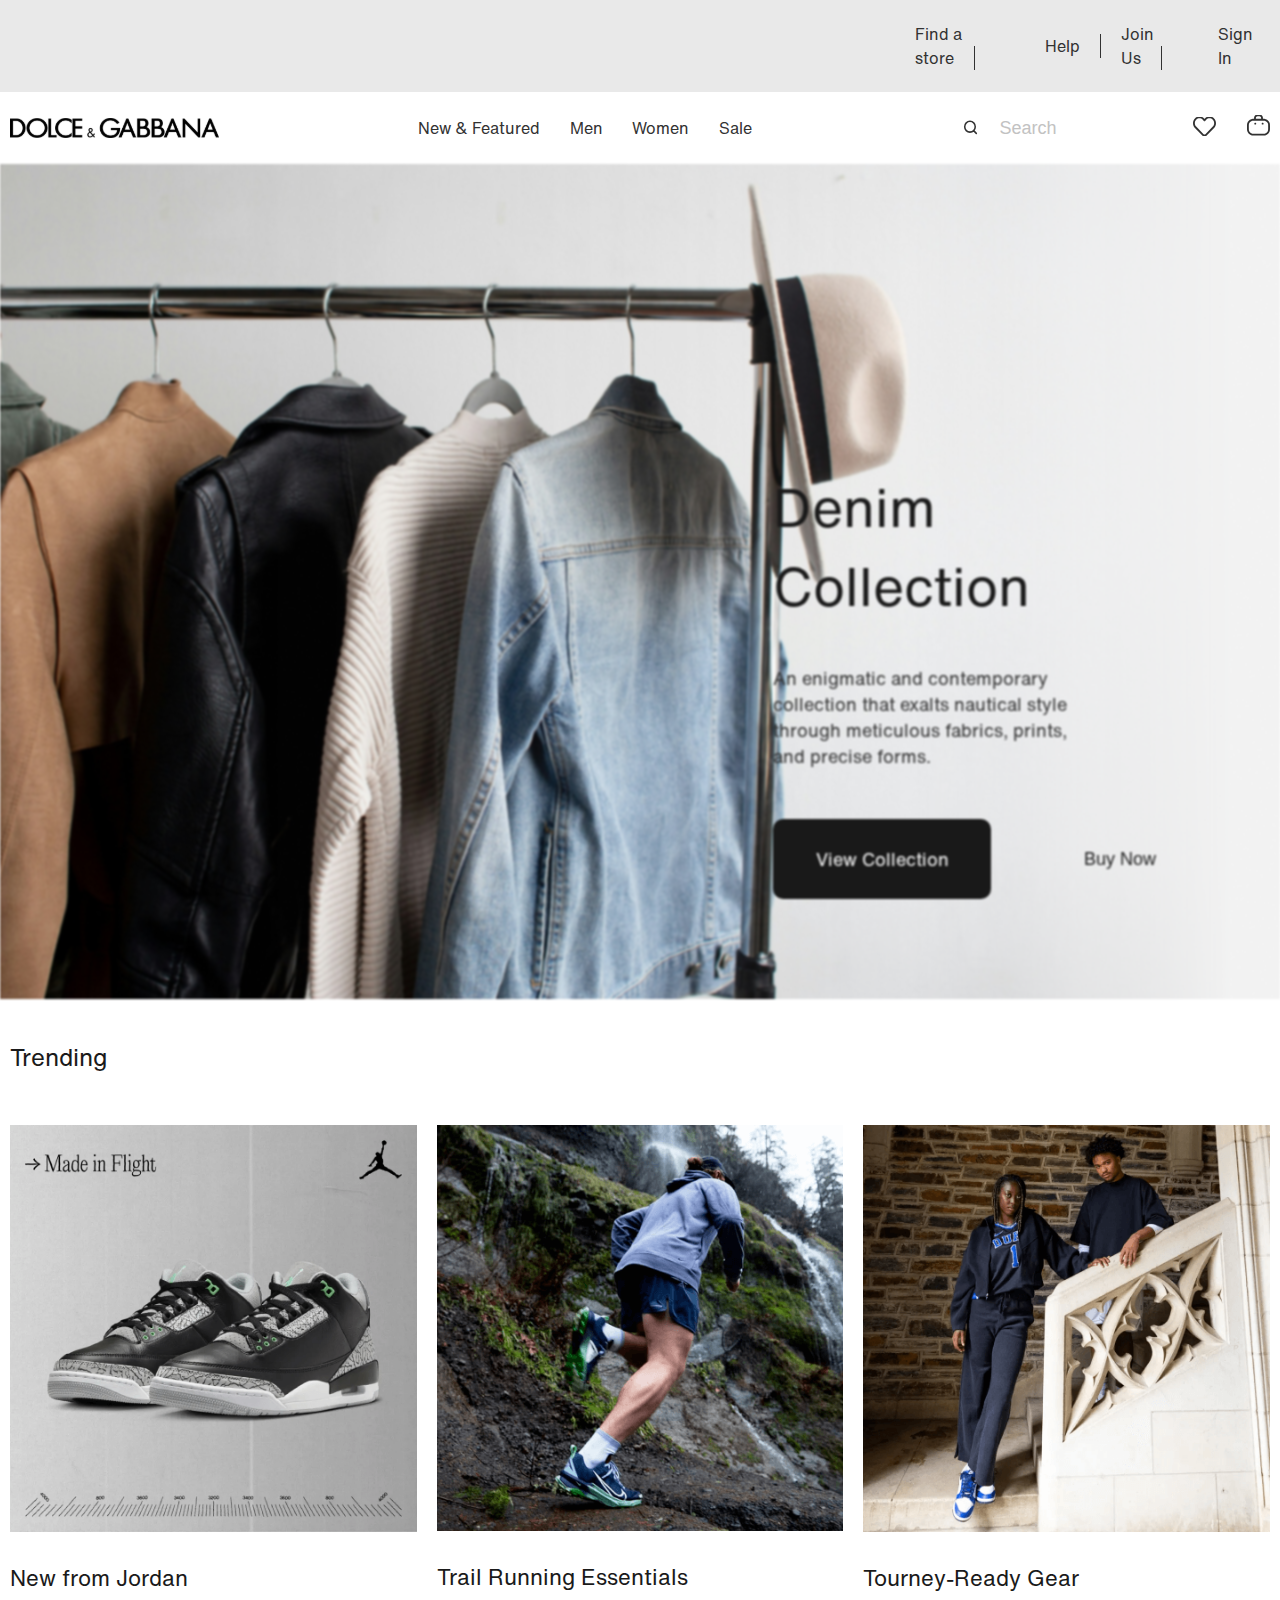
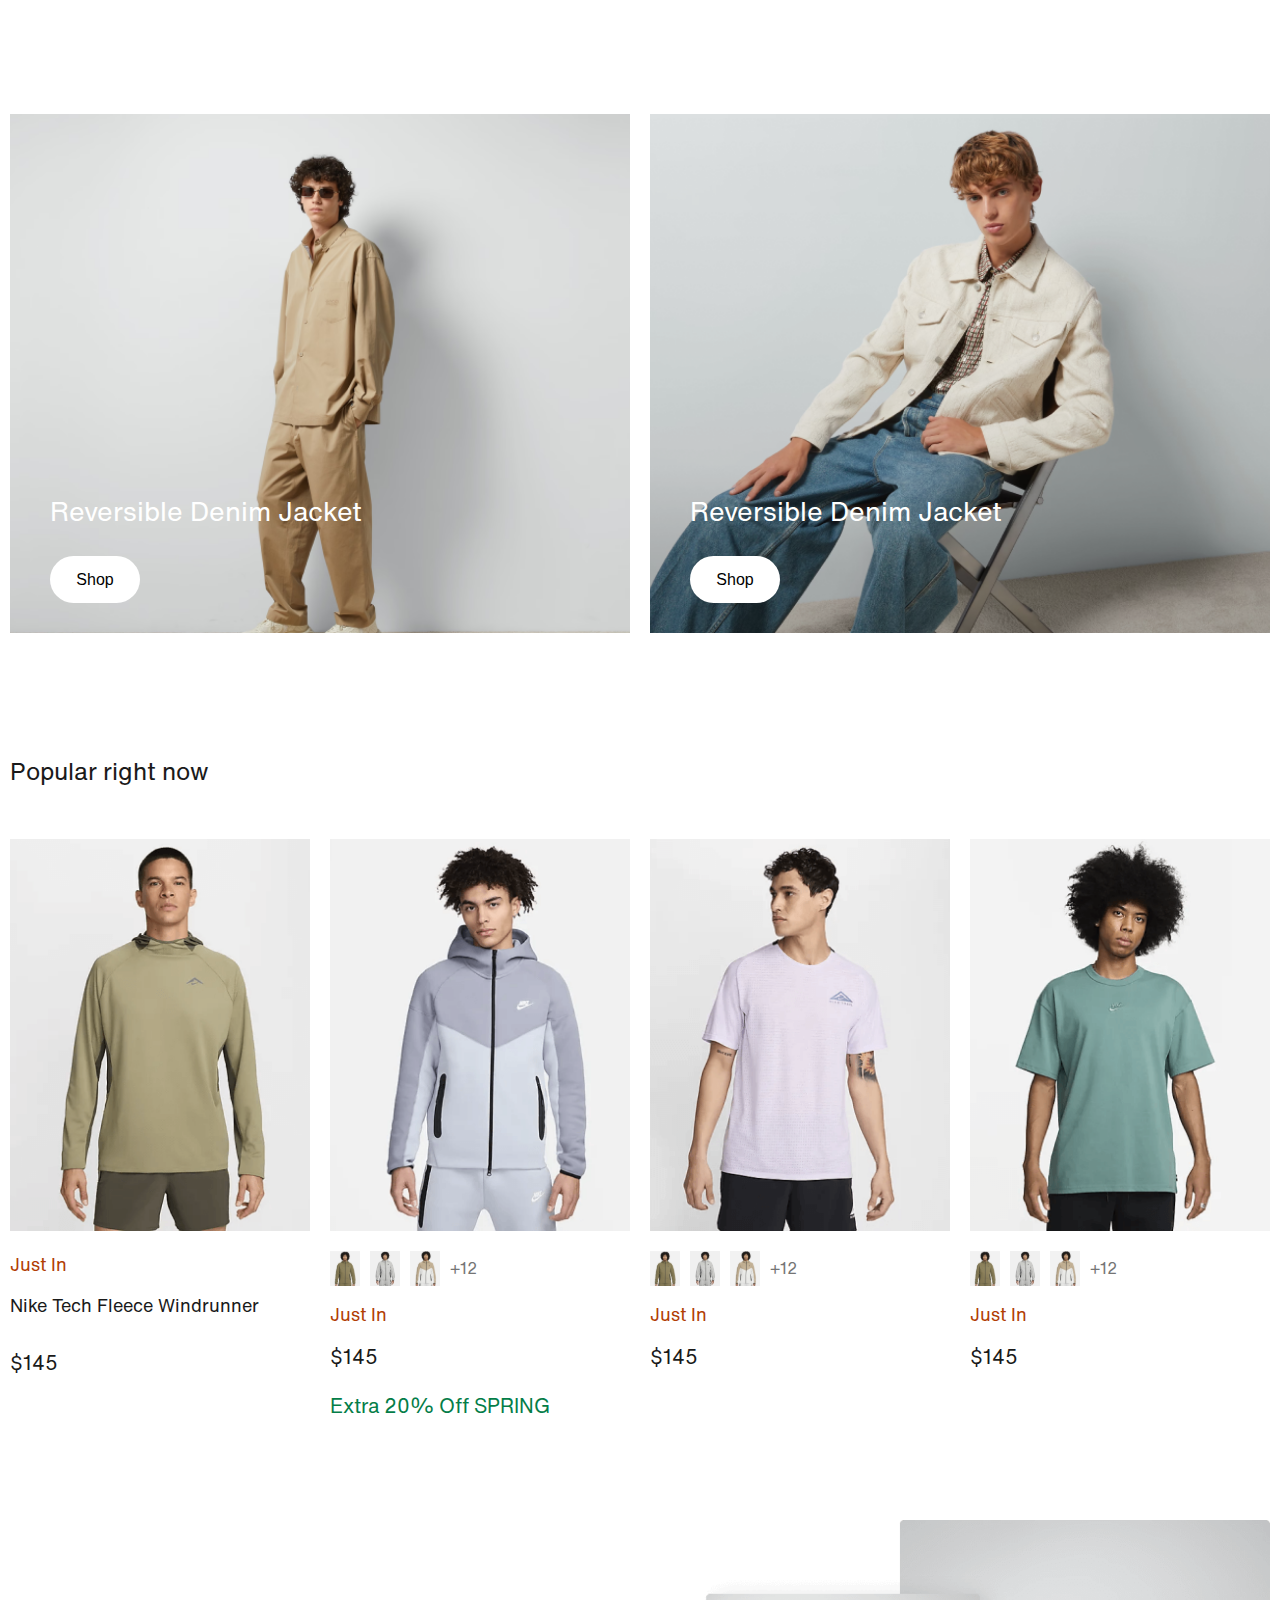
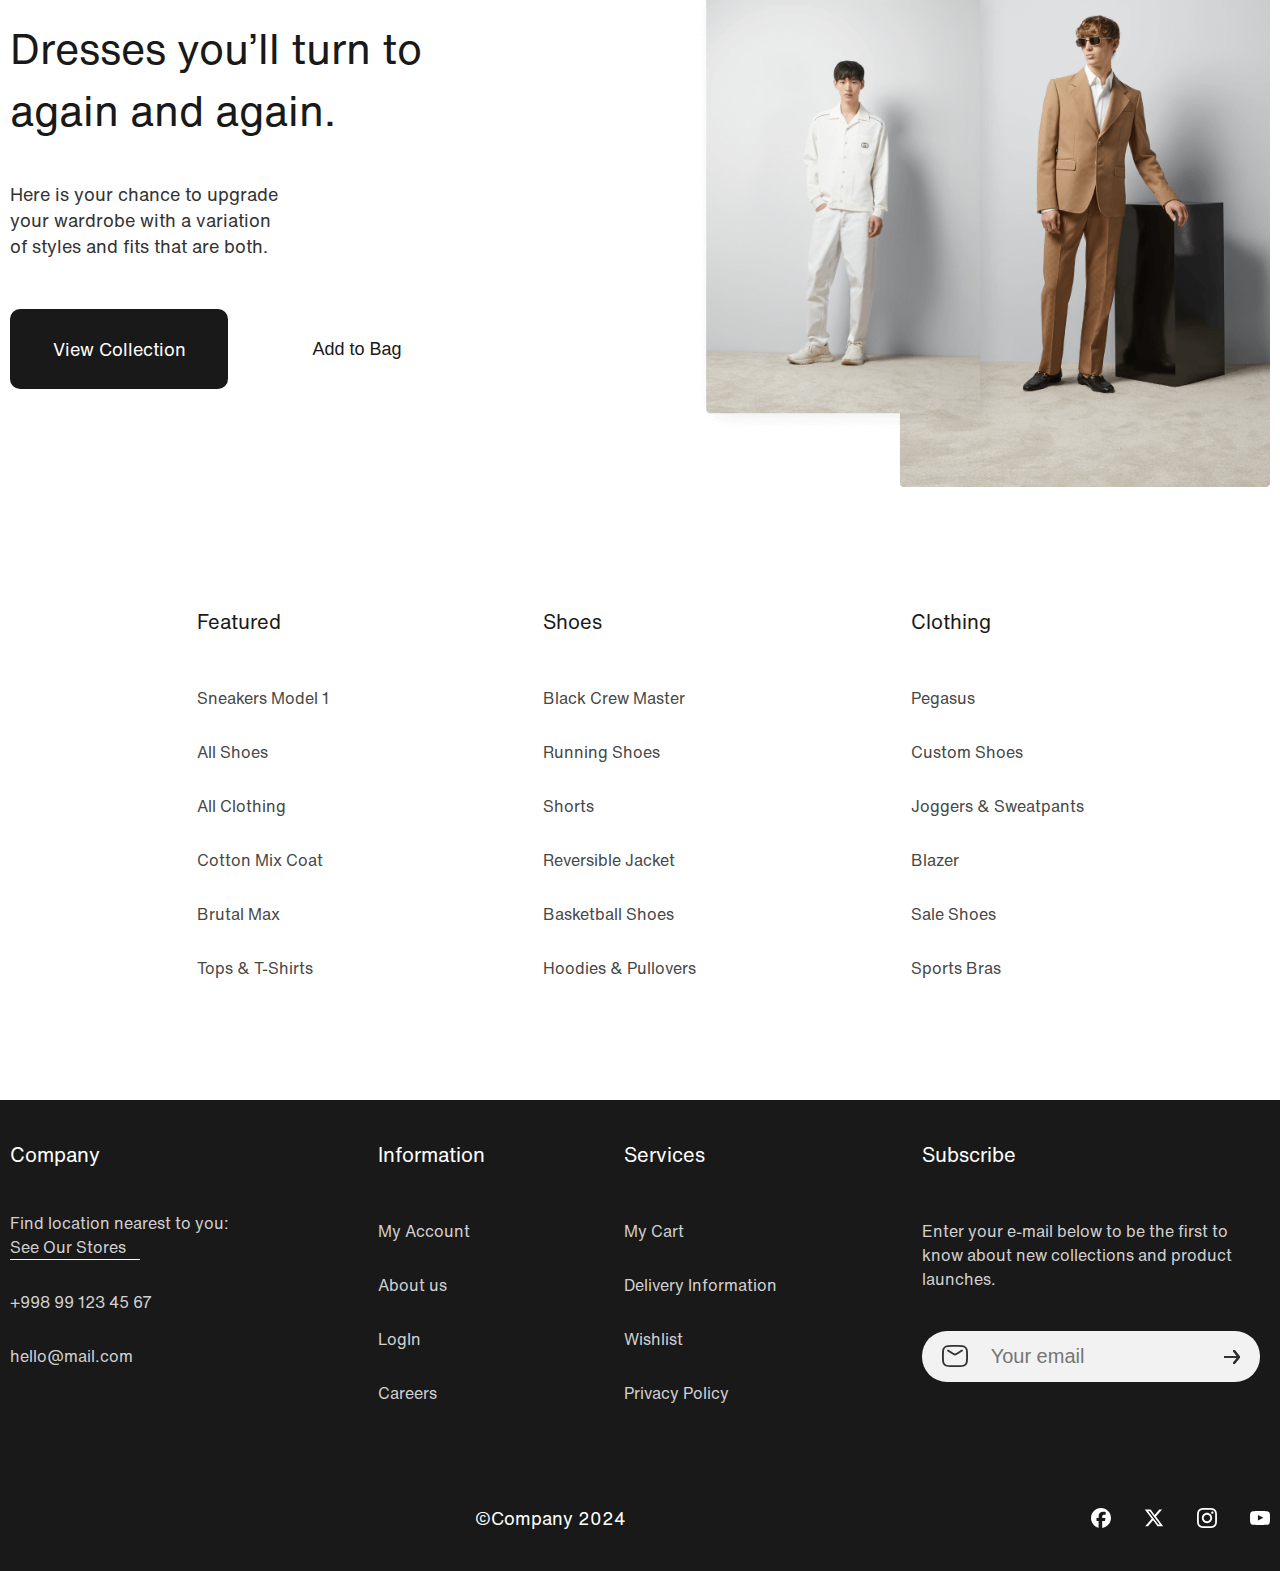
<file: index.html>
<!DOCTYPE html>
<html lang="en">

<head>
    <meta charset="UTF-8" />
    <meta name="viewport" content="width=device-width, initial-scale=1.0" />
    <!-- public css link -->
    <link rel="stylesheet" href="./css/main.css" />
    <!-- animated css link -->
    <link rel="stylesheet" href="https://cdn.jsdelivr.net/npm/swiper@11/swiper-bundle.min.css" />
    <link rel="stylesheet" href="https://cdnjs.cloudflare.com/ajax/libs/wow/1.1.2/wow.min.js">
    <link rel="stylesheet" href="https://cdnjs.cloudflare.com/ajax/libs/animate.css/4.1.1/animate.min.css" />
    <!-- swiper css link -->
    <link rel="stylesheet" href="https://cdn.jsdelivr.net/npm/swiper@11/swiper-bundle.min.css" />
    <title>Home</title>
</head>
<body>
    <!-- header start -->
    <header class="header">
        <div data-wow-duration="2s" class="wow animate__animated animate__backInDown header__animate">
            <div class="header__top__bc">
                <div class="header__top">
                    <ul class="header__top__nav__list">
                        <li class="header__top__nav__item">
                            <a href="./store.html" class="header__top__nav__link border__left-1">Find a store</a>
                        </li>
                        <li class="header__top__nav__item">
                            <a href="#" class="header__top__nav__link border__left-1">Help</a>
                        </li>
                        <li class="header__top__nav__item">
                            <a href="#" class="header__top__nav__link border__left-1">Join Us</a>
                        </li>
                        <li class="header__top__nav__item">
                            <a href="#" class="header__top__nav__link">Sign In</a>
                        </li>
                    </ul>
                </div>
            </div>
            <div class="header__container">
                <a href="#" class="header__logo__link"><img src="./img/header/header__logo.svg" alt=""
                        class="header__logo" /></a>
                <ul class="header__nav__list">
                    <li class="header_nav__item">
                        <a href="./index.html" class="header__nav__link header__nav__link_121px"><span
                                class="header__nav__link__line"></span> New & Featured</a>
                    </li>
                    <li class="header_nav__item">
                        <a href="#" class="header__nav__link header__nav__link_32px"><span
                                class="header__nav__link__line"></span> Men</a>
                    </li>
                    <li class="header_nav__item">
                        <a href="#" class="header__nav__link header__nav__link_57px"><span
                                class="header__nav__link__line"></span> Women</a>
                    </li>
                    <li class="header_nav__item">
                        <a href="./store.html" class="header__nav__link header__nav__link_34px"><span
                                class="header__nav__link__line"></span> Sale</a>
                    </li>
                </ul>
                <div class="header__right">
                    <div class="search__box">
                        <button class="search__btn">
                            <img src="./img/header/search.svg" alt="" class="search__img" />
                        </button>
                        <input type="text" class="header__search__inp" placeholder="Search" />
                    </div>
                    <div class="header__right__btn__box">
                        <button class="heart__btn">
                            <img src="./img/header/heart.svg" alt="" class="heart__img" />
                        </button>
                        <a href="./shop.html" class="shopping__btn">
                            <img src="./img/header/shop.svg" alt="" class="shopping__img" />
                        </a>
                        <button class="header__hamburger__btn">
                            <svg width="26px" height="26px" viewBox="0 0 18 12" fill="none"
                                xmlns="http://www.w3.org/2000/svg">
                                <path d="M17 1L1 1" stroke="#1C274C" stroke-width="1.5" stroke-linecap="round" />
                                <path d="M17 6L1 6" stroke="#1C274C" stroke-width="1.5" stroke-linecap="round" />
                                <path d="M17 11L1 11" stroke="#1C274C" stroke-width="1.5" stroke-linecap="round" />
                            </svg>
                        </button>
                    </div>
                </div>
            </div>
        </div>
        <div class="header__hamburger__menu">
            <div class="hamburger__menu__container">
                <div class="header__hamburger__menu__top">
                    <a href="#" class="header__logo__link"><img src="./img/header/header__logo.svg" alt=""
                            class="header__logo__res" /></a>
                    <button class="hamburger__menu__close__btn">
                        <svg xmlns="http://www.w3.org/2000/svg" fill="none" viewBox="0 0 24 24" stroke-width="1.5"
                            stroke="currentColor" class="w-6 h-6">
                            <path stroke-linecap="round" stroke-linejoin="round" d="M6 18 18 6M6 6l12 12" />
                        </svg>

                    </button>
                </div>
                <ul class="header__hamburger__menu__list">
                    <li><a href="./index.html" class="header__hamburger__menu__link ham__w-136"><span
                                class="header__hamburger__menu__link_line"></span> New & Featured</a></li>
                    <li><a href="#" class="header__hamburger__menu__link ham__w-36"><span
                                class="header__hamburger__menu__link_line"></span> Men</a></li>
                    <li><a href="#" class="header__hamburger__menu__link ham__w-63"><span
                                class="header__hamburger__menu__link_line"></span> Women</a></li>
                    <li><a href="./shop.html" class="header__hamburger__menu__link ham__w-37"><span
                                class="header__hamburger__menu__link_line"></span> Sale</a></li>
                    <li><a href="./store.html" class="header__hamburger__menu__link ham__w-100"><span
                                class="header__hamburger__menu__link_line"></span> Find a store</a></li>
                    <li><a href="#" class="header__hamburger__menu__link ham__w-38"><span
                                class="header__hamburger__menu__link_line"></span> Help</a></li>
                    <li><a href="#" class="header__hamburger__menu__link ham__w-62"><span
                                class="header__hamburger__menu__link_line"></span> Join Us</a></li>
                    <li><a href="#" class="header__hamburger__menu__link ham__w-58"><span
                                class="header__hamburger__menu__link_line"></span> Sign In</a></li>
                </ul>
            </div>
        </div>
    </header>
    <!-- header end -->
    <!-- hero start -->
    <section data-wow-duration="2s" data-wow-duration="2s" class="hero wow animate__animated animate__backInUp">
        <div class="hero__container">
            <div class="hero__swiper swiper mySwiper">
                <div class="swiper-wrapper hero__wrapper">
                    <div class="swiper-slide">
                        <div class="hero__text__box hero__hidden">
                            <h1 class="hero__title">Denim Collection</h1>
                            <p class="hero__text">
                                An enigmatic and contemporary collection that exalts nautical style
                                through meticulous fabrics, prints, and precise forms.
                            </p>
                            <div class="hero__bottom">
                                <a href="#" class="hero__view_link">View Collection</a>
                                <button class="hero__buy_btn">
                                    <span class="line_1"></span>
                                    <span class="line_2"></span>
                                    <span class="line_3"></span>
                                    <span class="line_4"></span>
                                    Buy Now</button>
                            </div>
                        </div>
                    </div>
                    <div class="swiper-slide">
                        <div class="hero__text__box hero__hidden">
                            <h1 class="hero__title">Denim Collection</h1>
                            <p class="hero__text">
                                An enigmatic and contemporary collection that exalts nautical style
                                through meticulous fabrics, prints, and precise forms.
                            </p>
                            <div class="hero__bottom">
                                <a href="#" class="hero__view_link">View Collection</a>
                                <button class="hero__buy_btn">
                                    <span class="line_1"></span>
                                    <span class="line_2"></span>
                                    <span class="line_3"></span>
                                    <span class="line_4"></span>
                                    Buy Now</button>
                            </div>
                        </div>
                    </div>
                    <div class="swiper-slide">
                        <div class="hero__text__box hero__hidden">
                            <h1 class="hero__title">Denim Collection</h1>
                            <p class="hero__text">
                                An enigmatic and contemporary collection that exalts nautical style
                                through meticulous fabrics, prints, and precise forms.
                            </p>
                            <div class="hero__bottom">
                                <a href="#" class="hero__view_link">View Collection</a>
                                <button class="hero__buy_btn">
                                    <span class="line_1"></span>
                                    <span class="line_2"></span>
                                    <span class="line_3"></span>
                                    <span class="line_4"></span>
                                    Buy Now</button>
                            </div>
                        </div>
                    </div>
                </div>
                <div class="swiper-pagination hero__swiper__pagination"></div>
            </div>
            <div id="hero__text__box__responsive" class="hero__text__box hero__hidden">
                <h1 class="hero__title">Denim Collection</h1>
                <p class="hero__text">
                    An enigmatic and contemporary collection that exalts nautical style
                    through meticulous fabrics, prints, and precise forms.
                </p>
                <div class="hero__bottom">
                    <a href="#" class="hero__view_link">View Collection</a>
                    <button class="hero__buy_btn">
                        <span class="line_1"></span>
                        <span class="line_2"></span>
                        <span class="line_3"></span>
                        <span class="line_4"></span>
                        Buy Now</button>
                </div>
            </div>
        </div>
    </section>
    <!-- hero end -->
    <!-- trending start -->
    <section class="trending">
        <div data-wow-duration="2s" class="trending__container">
            <h2 class="trending__title">Trending</h2>
            <div class="trending__card__box">
                <div data-wow-duration="2s" class="trending_card wow animate__animated animate__slideInLeft">
                    <div class="trending__img__box">
                        <img src="./img/trending/trending-1.png" alt="" class="trending__img" />
                    </div>
                    <h3 class="trending__card__title">New from Jordan</h3>
                </div>
                <div data-wow-duration="2s" class="trending_card wow animate__animated animate__zoomIn">
                    <div class="trending__img__box">
                        <img src="./img/trending/trending-2.png" alt="" class="trending__img" />
                    </div>
                    <h3 class="trending__card__title">Trail Running Essentials</h3>
                </div>
                <div data-wow-duration="2s" class="trending_card wow animate__animated animate__slideInRight">
                    <div class="trending__img__box">
                        <img src="./img/trending/trending-3.png" alt="" class="trending__img" />
                    </div>
                    <h3 class="trending__card__title">Tourney-Ready Gear</h3>
                </div>
            </div>
            <div class="trending__bottom ">
                <div data-wow-duration="2s"
                    class="ternding__bottom__card wow animate__animated animate__slideInLeft trending__bottom__card__box">
                    <div class="trending__card__bg"></div>
                    <h4 class="trending__bottom__title">Reversible Denim Jacket</h4>
                    <button class="trending__bottom__shop__btn">Shop</button>
                </div>
                <div data-wow-duration="2s"
                    class="ternding__bottom__card wow animate__animated animate__slideInRight trending__bottom__card__box">
                    <div class="trending__card__bg_2"></div>
                    <h4 class="trending__bottom__title">Reversible Denim Jacket</h4>
                    <button class="trending__bottom__shop__btn">Shop</button>
                </div>
            </div>
        </div>
    </section>
    <!-- trending end -->
    <!-- popular start -->
    <section class="popular">
        <div class="popular__container">
            <h1 data-wow-duration="2s" class="popular__title wow animate__animated animate__jello">Popular right
                now</h1>
            <div class="popular__card__box">
                <div data-wow-duration="2s" class="popular__card wow animate__animated animate__jackInTheBox">
                    <div class="popular__img__box">
                        <img src="./img/popular/big-imgs/big-1.png" alt="" class="popular__img" />
                    </div>
                    <h2 class="popular_card__heading">Just In</h2>
                    <h3 class="popular__card__title">Nike Tech Fleece Windrunner</h3>
                    <p class="popular__card__text">$145</p>
                </div>
                <div data-wow-duration="2s" class="popular__card wow animate__animated animate__jackInTheBox">
                    <div class="popular__img__box">
                        <img src="./img/popular/big-imgs/big-2.png" alt="" class="popular__img" />
                    </div>
                    <div class="popular__card__mini__imgs popular__mini__img__md__hidden">
                        <img id="mini-1" src="./img/popular/mini-imgs/mini-1.svg" alt="" class="popular__mini__img" />
                        <img id="mini-2" src="./img/popular/mini-imgs/mini-2.svg" alt="" class="popular__mini__img" />
                        <img id="mini-3" src="./img/popular/mini-imgs/mini-3.svg" alt="" class="popular__mini__img" />
                        <span class="popular__card__mini__img__text">+12</span>
                    </div>
                    <h2 class="popular_card__heading">Just In</h2>
                    <h3 class="popular__card__title popular__title__md__hidden">
                        Nike Tech Fleece Windrunner
                    </h3>
                    <p class="popular__card__text" style="margin-bottom: 20px">$145</p>
                    <a href="#" class="popular__card__link">
                        <p class="popular__card__discount">Extra 20% Off SPRING</p>
                    </a>
                </div>
                <div data-wow-duration="2s" class="popular__card wow animate__animated animate__jackInTheBox">
                    <div class="popular__img__box">
                        <img src="./img/popular/big-imgs/big-3.png" alt="" class="popular__img" />
                    </div>
                    <div class="popular__card__mini__imgs popular__mini__img__md__hidden">
                        <img id="mini-1" src="./img/popular/mini-imgs/mini-1.svg" alt="" class="popular__mini__img" />
                        <img id="mini-2" src="./img/popular/mini-imgs/mini-2.svg" alt="" class="popular__mini__img" />
                        <img id="mini-3" src="./img/popular/mini-imgs/mini-3.svg" alt="" class="popular__mini__img" />
                        <span class="popular__card__mini__img__text">+12</span>
                    </div>
                    <h2 class="popular_card__heading">Just In</h2>
                    <h3 class="popular__card__title popular__title__md__hidden">
                        Nike Tech Fleece Windrunner
                    </h3>
                    <p class="popular__card__text">$145</p>
                </div>
                <div data-wow-duration="2s" class="popular__card wow animate__animated animate__jackInTheBox">
                    <div class="popular__img__box">
                        <img src="./img/popular/big-imgs/big-4.png" alt="" class="popular__img" />
                    </div>
                    <div class="popular__card__mini__imgs popular__mini__img__md__hidden">
                        <img id="mini-1" src="./img/popular/mini-imgs/mini-1.svg" alt="" class="popular__mini__img" />
                        <img id="mini-2" src="./img/popular/mini-imgs/mini-2.svg" alt="" class="popular__mini__img" />
                        <img id="mini-3" src="./img/popular/mini-imgs/mini-3.svg" alt="" class="popular__mini__img" />
                        <span class="popular__card__mini__img__text">+12</span>
                    </div>
                    <h2 class="popular_card__heading">Just In</h2>
                    <h3 class="popular__card__title popular__title__md__hidden">
                        Nike Tech Fleece Windrunner
                    </h3>
                    <p class="popular__card__text">$145</p>
                </div>
            </div>
        </div>
    </section>
    <!-- popular end -->
    <!-- dresses start -->
    <section data-wow-duration="2s" class="dresses wow animate__animated animate__backInUp">
        <div class="dresses_container">
            <div class="dresses__left">
                <h2 class="dresses__title">
                    Dresses you’ll turn to again and again.
                </h2>
                <p class="dresse__text">
                    Here is your chance to upgrade your wardrobe with a variation of
                    styles and fits that are both.
                </p>
                <div class="hero__bottom dresse__left-bottom">
                    <a href="#" class="hero__view_link">View Collection</a>
                    <button class="hero__buy_btn">
                        <span class="line_1"></span>
                        <span class="line_2"></span>
                        <span class="line_3"></span>
                        <span class="line_4"></span>
                        Add to Bag
                    </button>
                </div>
            </div>
            <div class="dresses__right">
                <img src="./img/dresses/dresses.png" alt="" class="dresses__right__img" />
            </div>
        </div>
    </section>
    <!-- dresses end -->
    <!-- featured start -->
    <section data-wow-duration="2s" class="featured wow animate__animated animate__backInUp">
        <div class="featured__container">
            <div class="featured__list__box">
                <h2 class="featured__title">
                    Featured
                    <svg class="featured__svg" width="14" height="8" viewBox="0 0 14 8" fill="none"
                        xmlns="http://www.w3.org/2000/svg">
                        <path d="M1 1L7 7L13 1" stroke="#454545" stroke-width="2" stroke-linecap="round"
                            stroke-linejoin="round" />
                    </svg>
                </h2>
                <ul class="featured__nav__list">
                    <li class="featured__nav__iten">
                        <a href="#" class="featured__nav__link">Sneakers Model 1</a>
                    </li>
                    <li class="featured__nav__iten">
                        <a href="#" class="featured__nav__link">All Shoes</a>
                    </li>
                    <li class="featured__nav__iten">
                        <a href="#" class="featured__nav__link">All Clothing</a>
                    </li>
                    <li class="featured__nav__iten">
                        <a href="#" class="featured__nav__link">Cotton Mix Coat</a>
                    </li>
                    <li class="featured__nav__iten">
                        <a href="#" class="featured__nav__link">Brutal Max</a>
                    </li>
                    <li class="featured__nav__iten">
                        <a href="#" class="featured__nav__link">Tops & T-Shirts</a>
                    </li>
                </ul>
            </div>
            <div class="featured__list__box">
                <h2 class="featured__title">
                    Shoes
                    <svg class="featured__svg" width="14" height="8" viewBox="0 0 14 8" fill="none"
                        xmlns="http://www.w3.org/2000/svg">
                        <path d="M1 1L7 7L13 1" stroke="#454545" stroke-width="2" stroke-linecap="round"
                            stroke-linejoin="round" />
                    </svg>

                </h2>
                <ul class="featured__nav__list">
                    <li class="featured__nav__iten">
                        <a href="#" class="featured__nav__link">Black Crew Master</a>
                    </li>
                    <li class="featured__nav__iten">
                        <a href="#" class="featured__nav__link">Running Shoes</a>
                    </li>
                    <li class="featured__nav__iten">
                        <a href="#" class="featured__nav__link">Shorts</a>
                    </li>
                    <li class="featured__nav__iten">
                        <a href="#" class="featured__nav__link">Reversible Jacket</a>
                    </li>
                    <li class="featured__nav__iten">
                        <a href="#" class="featured__nav__link">Basketball Shoes</a>
                    </li>
                    <li class="featured__nav__iten">
                        <a href="#" class="featured__nav__link">Hoodies & Pullovers</a>
                    </li>
                </ul>
            </div>
            <div class="featured__list__box">
                <h2 class="featured__title">
                    Clothing
                    <svg class="featured__svg" width="14" height="8" viewBox="0 0 14 8" fill="none"
                        xmlns="http://www.w3.org/2000/svg">
                        <path d="M1 1L7 7L13 1" stroke="#454545" stroke-width="2" stroke-linecap="round"
                            stroke-linejoin="round" />
                    </svg>
                </h2>
                <ul class="featured__nav__list">
                    <li class="featured__nav__iten">
                        <a href="#" class="featured__nav__link">Pegasus</a>
                    </li>
                    <li class="featured__nav__iten">
                        <a href="#" class="featured__nav__link">Custom Shoes</a>
                    </li>
                    <li class="featured__nav__iten">
                        <a href="#" class="featured__nav__link">Joggers & Sweatpants</a>
                    </li>
                    <li class="featured__nav__iten">
                        <a href="#" class="featured__nav__link">Blazer</a>
                    </li>
                    <li class="featured__nav__iten">
                        <a href="#" class="featured__nav__link">Sale Shoes</a>
                    </li>
                    <li class="featured__nav__iten">
                        <a href="#" class="featured__nav__link">Sports Bras</a>
                    </li>
                </ul>
            </div>
        </div>
    </section>
    <!-- featured end -->
    <!-- footer start -->
    <footer class="footer">
        <div class="footer__container">
            <ul class="footer__nav__list max-w-241px">
                <h2 class="footer__nav__title mb-40px">Company</h2>
                <li class="mb-30"><a href="#" class="footer__nav__link">Find location nearest to you:
                        <span class="text__line">See Our Stores</span></a></li>
                <li class="mb-30"><a href="#" class="footer__nav__link">+998 99 123 45 67</a></li>
                <li class="mb_0"><a href="#" class="footer__nav__link">hello@mail.com</a></li>
            </ul>
            <ul class="footer__nav__list max-w-119px">
                <h2 class="footer__nav__title">Information</h2>
                <li class="mb-30"><a href="#" class="footer__nav__link">My Account</a></li>
                <li class="mb-30"><a href="#" class="footer__nav__link">About us</a></li>
                <li class="mb-30"><a href="#" class="footer__nav__link">LogIn</a></li>
                <li class="mb_0"><a href="#" class="footer__nav__link">Careers</a></li>
            </ul>
            <ul class="footer__nav__list max-w-171px">
                <h2 class="footer__nav__title">Services</h2>
                <li class="mb-30"><a href="#" class="footer__nav__link">My Cart</a></li>
                <li class="mb-30"><a href="#" class="footer__nav__link">Delivery Information</a></li>
                <li class="mb-30"><a href="#" class="footer__nav__link">Wishlist</a></li>
                <li class="mb_0"><a href="#" class="footer__nav__link">Privacy Policy</a></li>
            </ul>
            <ul class="footer__nav__list max-w-338px">
                <h2 class="footer__nav__title">Subscribe</h2>
                <li style="margin-bottom: 40px;">
                    <a href="#" class="footer__nav__link">Enter your e-mail below to be the first to know about new
                        collections and product launches.</a>
                </li>
                <li class="mb_0">
                    <form action="#" class=" your__email">
                        <img src="./img/footer/email.svg" alt="" class="your__email__img" />
                        <input type="email" placeholder="Your email" class="foter__email">
                        <button class="your__email__img_2">
                            <img src="./img/footer/arrow.svg" alt="">
                        </button>
                    </form>
                </li>
            </ul>
        </div>
        <div class="footer__bottom">
            <div class="md__hidden"></div>
            <p class="footer__bottom__text">©Company 2024</p>
            <div class="footer__bottom__icon__box">
                <a href="#" target="_blank" class="footer__icon__link">
                    <img src="./img/footer/social4.svg" alt="" class="footer__bottom__icon">
                </a>
                <a href="#" target="_blank" class="footer__icon__link">
                    <img src="./img/footer/social1.svg" alt="" class="footer__bottom__icon">
                </a>
                <a href="#" target="_blank" class="footer__icon__link">
                    <img src="./img/footer/social2.svg" alt="" class="footer__bottom__icon">
                </a>
                <a href="#" target="_blank" class="footer__icon__link">
                    <img src="./img/footer/social3.svg" alt="" class="footer__bottom__icon">
                </a>
            </div>
        </div>
    </footer>
    <!-- footer end -->
    <!-- Swiper JS -->
    <script src="https://cdn.jsdelivr.net/npm/swiper@11/swiper-bundle.min.js"></script>
    <script>
        var swiper = new Swiper(".mySwiper", {
            pagination: {
                el: ".swiper-pagination",
            },
        });
    </script>

    <script src="https://cdnjs.cloudflare.com/ajax/libs/wow/1.1.2/wow.min.js"
        integrity="sha512-Eak/29OTpb36LLo2r47IpVzPBLXnAMPAVypbSZiZ4Qkf8p/7S/XRG5xp7OKWPPYfJT6metI+IORkR5G8F900+g=="
        crossorigin="anonymous" referrerpolicy="no-referrer"></script>
    <script>
        new WOW().init();
    </script>
    <script src="./js/app.js"></script>
</body>
</html>
</file>
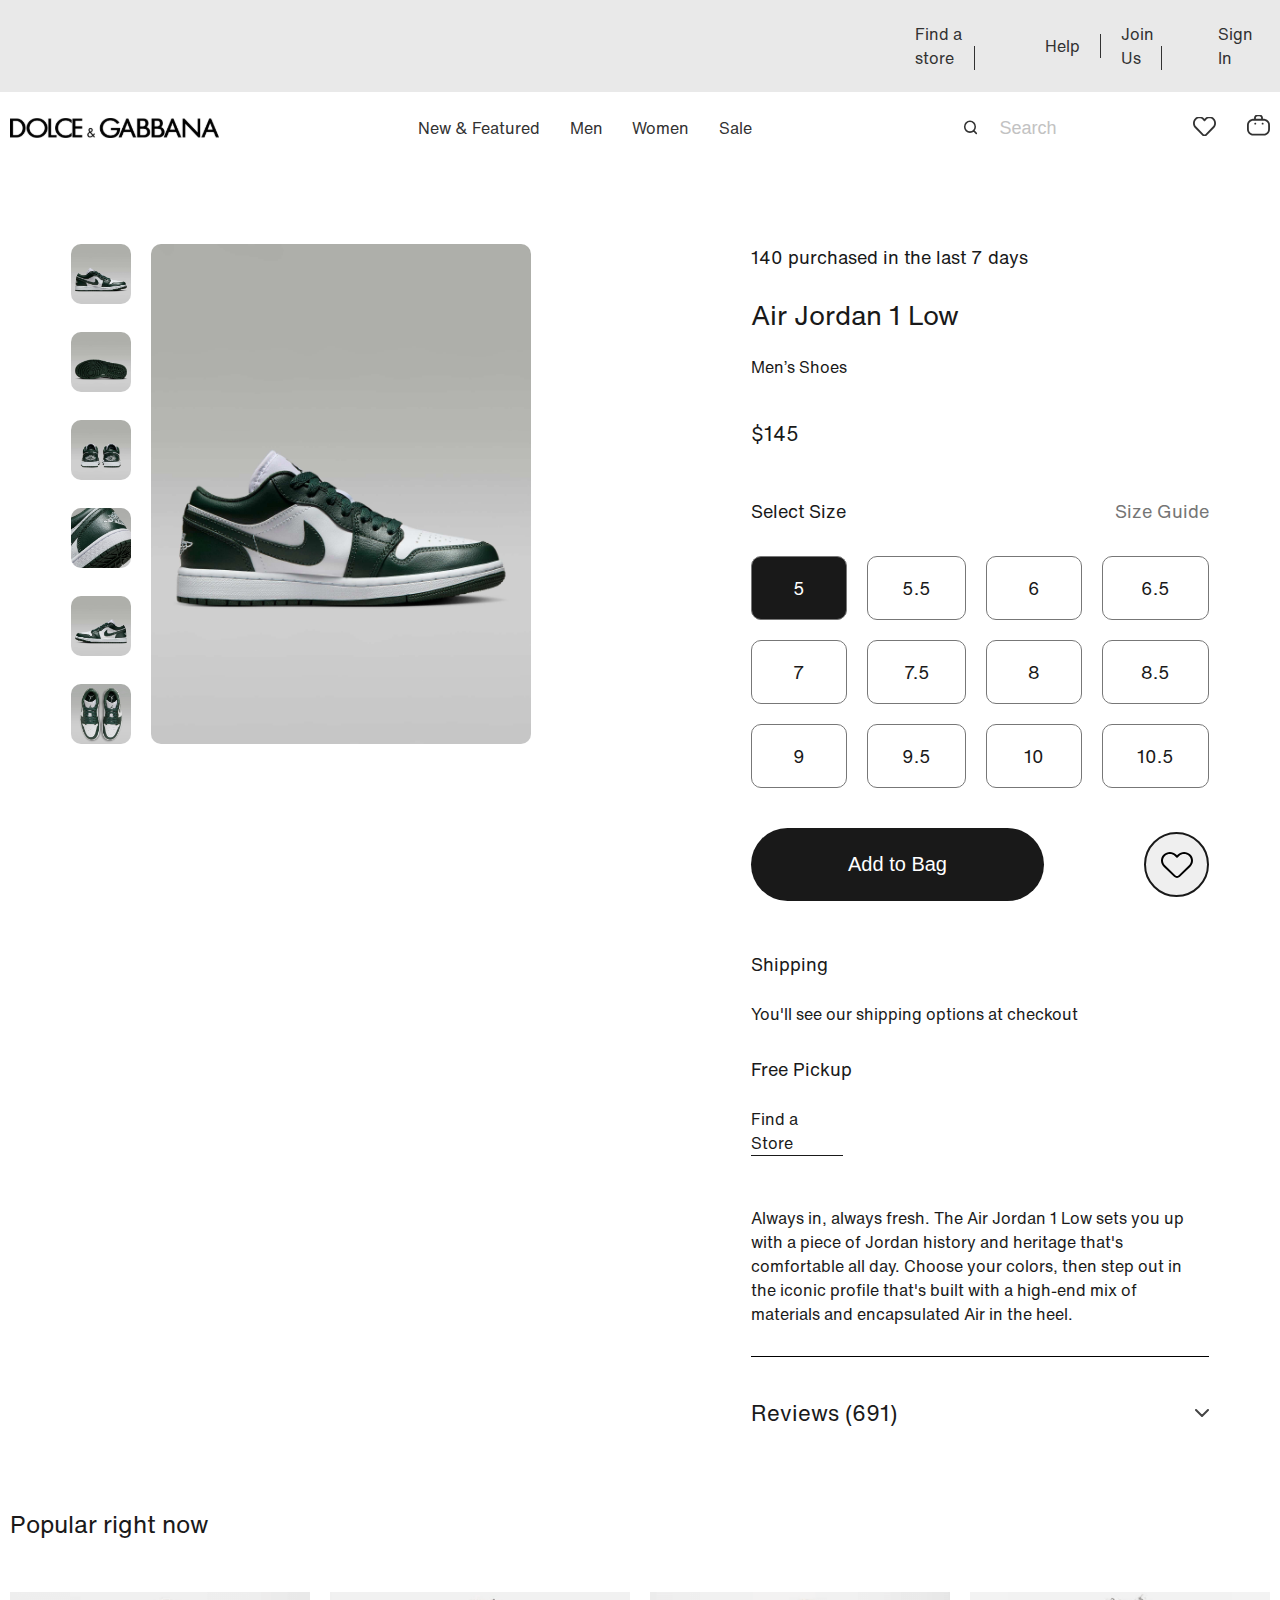
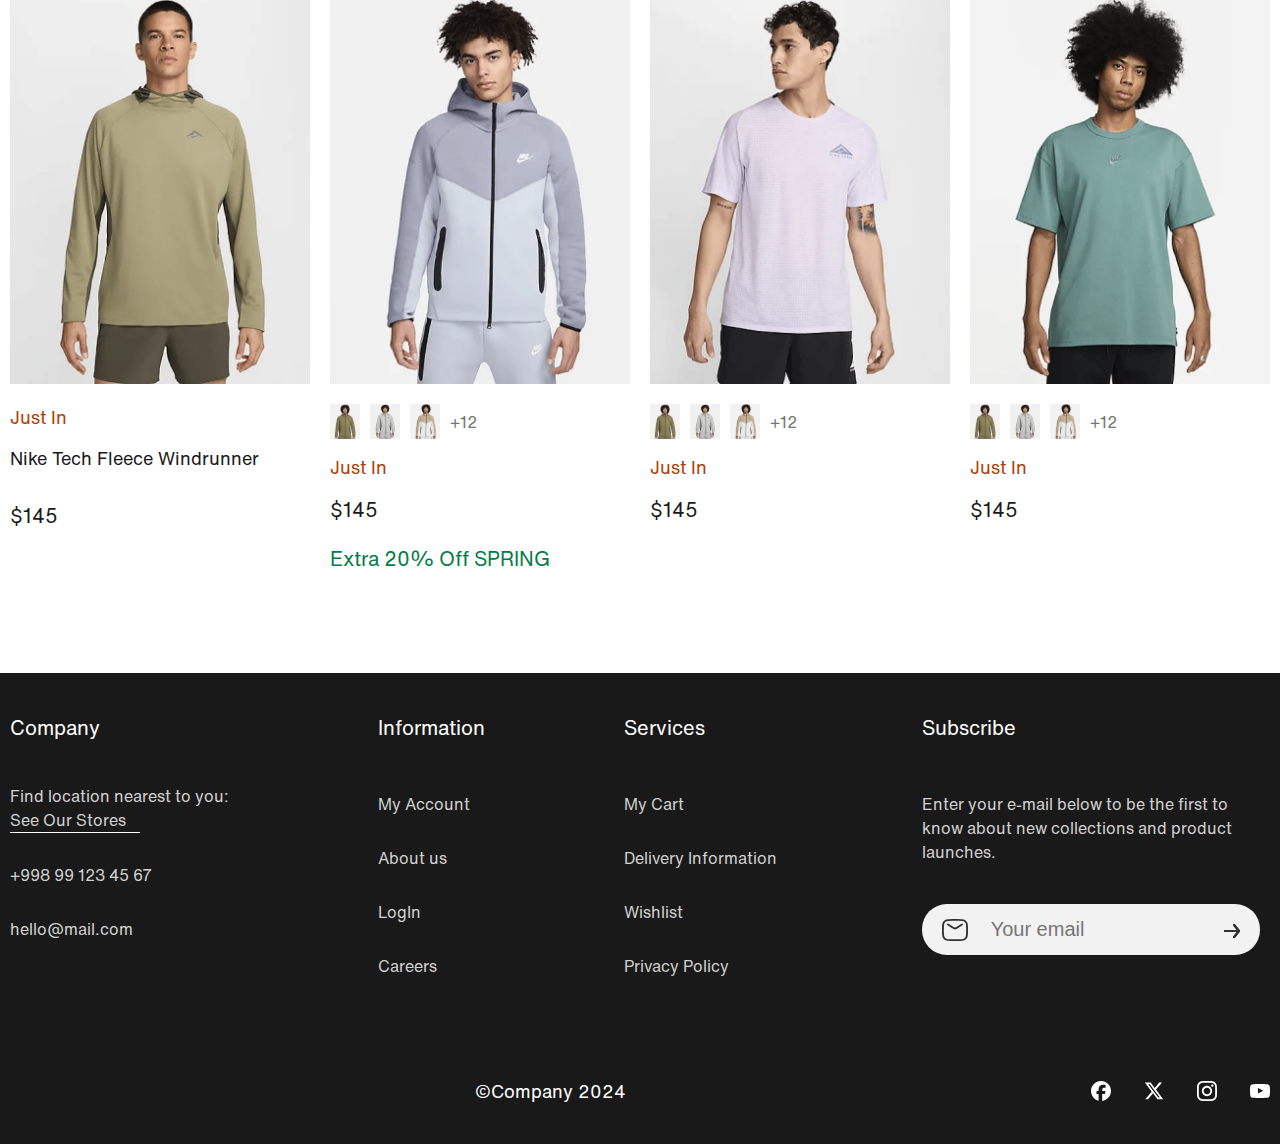
<file: shop.html>
<!DOCTYPE html>
<html lang="en">

<head>
    <meta charset="UTF-8" />
    <meta name="viewport" content="width=device-width, initial-scale=1.0" />
    <link rel="stylesheet" href="./css/main.css" />
    <link rel="stylesheet" href="https://cdnjs.cloudflare.com/ajax/libs/wow/1.1.2/wow.min.js">
    <link rel="stylesheet" href="https://cdnjs.cloudflare.com/ajax/libs/animate.css/4.1.1/animate.min.css" />
    <!-- Link Swiper's CSS -->
    <link rel="stylesheet" href="https://cdn.jsdelivr.net/npm/swiper@11/swiper-bundle.min.css" />
    <title>Shop</title>
</head>

<body>
    <!-- header start -->
    <header class="header">
        <div data-wow-duration="2s" class="wow animate__animated animate__backInDown header__animate">
            <div class="header__top__bc">
                <div class="header__top">
                    <ul class="header__top__nav__list">
                        <li class="header__top__nav__item">
                            <a href="./store.html" class="header__top__nav__link border__left-1">Find a store</a>
                        </li>
                        <li class="header__top__nav__item">
                            <a href="#" class="header__top__nav__link border__left-1">Help</a>
                        </li>
                        <li class="header__top__nav__item">
                            <a href="#" class="header__top__nav__link border__left-1">Join Us</a>
                        </li>
                        <li class="header__top__nav__item">
                            <a href="#" class="header__top__nav__link">Sign In</a>
                        </li>
                    </ul>
                </div>
            </div>
            <div class="header__container">
                <a href="#" class="header__logo__link"><img src="./img/header/header__logo.svg" alt=""
                        class="header__logo" /></a>
                <ul class="header__nav__list">
                    <li class="header_nav__item">
                        <a href="./index.html" class="header__nav__link header__nav__link_121px"><span
                                class="header__nav__link__line"></span> New & Featured</a>
                    </li>
                    <li class="header_nav__item">
                        <a href="#" class="header__nav__link header__nav__link_32px"><span
                                class="header__nav__link__line"></span> Men</a>
                    </li>
                    <li class="header_nav__item">
                        <a href="#" class="header__nav__link header__nav__link_57px"><span
                                class="header__nav__link__line"></span> Women</a>
                    </li>
                    <li class="header_nav__item">
                        <a href="./store.html" class="header__nav__link header__nav__link_34px"><span
                                class="header__nav__link__line"></span> Sale</a>
                    </li>
                </ul>
                <div class="header__right">
                    <div class="search__box">
                        <button class="search__btn">
                            <img src="./img/header/search.svg" alt="" class="search__img" />
                        </button>
                        <input type="text" class="header__search__inp" placeholder="Search" />
                    </div>
                    <div class="header__right__btn__box">
                        <button class="heart__btn">
                            <img src="./img/header/heart.svg" alt="" class="heart__img" />
                        </button>
                        <a href="./shop.html" class="shopping__btn">
                            <img src="./img/header/shop.svg" alt="" class="shopping__img" />
                        </a>
                        <button class="header__hamburger__btn">
                            <svg width="26px" height="26px" viewBox="0 0 18 12" fill="none"
                                xmlns="http://www.w3.org/2000/svg">
                                <path d="M17 1L1 1" stroke="#1C274C" stroke-width="1.5" stroke-linecap="round" />
                                <path d="M17 6L1 6" stroke="#1C274C" stroke-width="1.5" stroke-linecap="round" />
                                <path d="M17 11L1 11" stroke="#1C274C" stroke-width="1.5" stroke-linecap="round" />
                            </svg>
                        </button>
                    </div>
                </div>
            </div>
        </div>
        <div class="header__hamburger__menu">
            <div class="hamburger__menu__container">
                <div class="header__hamburger__menu__top">
                    <a href="#" class="header__logo__link"><img src="./img/header/header__logo.svg" alt=""
                            class="header__logo__res" /></a>
                    <button class="hamburger__menu__close__btn">
                        <svg xmlns="http://www.w3.org/2000/svg" fill="none" viewBox="0 0 24 24" stroke-width="1.5"
                            stroke="currentColor" class="w-6 h-6">
                            <path stroke-linecap="round" stroke-linejoin="round" d="M6 18 18 6M6 6l12 12" />
                        </svg>

                    </button>
                </div>
                <ul class="header__hamburger__menu__list">
                    <li><a href="./index.html" class="header__hamburger__menu__link ham__w-136"><span
                                class="header__hamburger__menu__link_line"></span> New & Featured</a></li>
                    <li><a href="#" class="header__hamburger__menu__link ham__w-36"><span
                                class="header__hamburger__menu__link_line"></span> Men</a></li>
                    <li><a href="#" class="header__hamburger__menu__link ham__w-63"><span
                                class="header__hamburger__menu__link_line"></span> Women</a></li>
                    <li><a href="./shop.html" class="header__hamburger__menu__link ham__w-37"><span
                                class="header__hamburger__menu__link_line"></span> Sale</a></li>
                    <li><a href="./store.html" class="header__hamburger__menu__link ham__w-100"><span
                                class="header__hamburger__menu__link_line"></span> Find a store</a></li>
                    <li><a href="#" class="header__hamburger__menu__link ham__w-38"><span
                                class="header__hamburger__menu__link_line"></span> Help</a></li>
                    <li><a href="#" class="header__hamburger__menu__link ham__w-62"><span
                                class="header__hamburger__menu__link_line"></span> Join Us</a></li>
                    <li><a href="#" class="header__hamburger__menu__link ham__w-58"><span
                                class="header__hamburger__menu__link_line"></span> Sign In</a></li>
                </ul>
            </div>
        </div>
    </header>
    <!-- header end -->
    <section class="shop">
        <div class="shop__container">
            <div class="shop__left">
                <div class="shop__left-left">
                    <img src="./img/jordan/jordan1.jpg" alt="" class="shop__left__mini__img" />
                    <img src="./img/jordan/jordan2.jpg" alt="" class="shop__left__mini__img" />
                    <img src="./img/jordan/jordan3.jpg" alt="" class="shop__left__mini__img" />
                    <img src="./img/jordan/jordan4.jpg" alt="" class="shop__left__mini__img" />
                    <img src="./img/jordan/jordan5.jpg" alt="" class="shop__left__mini__img" />
                    <img src="./img/jordan/jordan6.webp" alt="" class="shop__left__mini__img" />
                </div>
                <div class="shop__left__right">
                    <img src="./img/jordan/jordan1.jpg" alt="" class="shop_left__big__img" />
                </div>
            </div>
            <div class="shop__right">
                <h1 class="shop__right__heading">140 purchased in the last 7 days</h1>
                <h2 class="shop__right__title">Air Jordan 1 Low</h2>
                <h3 class="shop__right__subtitle">Men’s Shoes</h3>
                <p class="shop__title__price">$145</p>
               <div class="swiper__shop">
                <div style="--swiper-navigation-color: #fff; --swiper-pagination-color: #fff" class="swiper mySwiper2">
                    <div class="swiper-wrapper">
                        <div class="swiper-slide">
                            <img src="./img/shop/shop__right__big.svg" />
                        </div>
                        <div class="swiper-slide">
                            <img src="./img/shop/shop__right__mini_1.svg" />
                        </div>
                        <div class="swiper-slide">
                            <img src="./img/shop/shop__right__mini_2.svg" />
                        </div>
                        <div class="swiper-slide">
                            <img src="./img/shop/shop__right__mini_3.svg" />
                        </div>
                    </div>
                    <div class="swiper-button-next"></div>
                    <div class="swiper-button-prev"></div>
                </div>
                <div thumbsSlider="" class="swiper mySwiper">
                    <div class="swiper-wrapper">
                        <div class="swiper-slide">
                            <img src="./img/shop/shop__right__big.svg" />
                        </div>
                        <div class="swiper-slide">
                            <img src="./img/shop/shop__right__mini_1.svg" />
                        </div>
                        <div class="swiper-slide">
                            <img src="./img/shop/shop__right__mini_2.svg" />
                        </div>
                        <div class="swiper-slide">
                            <img src="./img/shop/shop__right__mini_3.svg" />
                        </div>
                    </div>
                </div>
               </div>
                <div class="shop__right__img__box">
                    <div class="shop__right__img__box__top">
                        <img src="./img/shop/shop__right__big.svg" alt="" class="shop__right__img__box__top__img">
                    </div>
                    <div class="shop__right__img__box__bottom">
                        <img src="./img/shop/shop__right__mini_1.svg" alt="" class="shop__right__img__box__bottom__img">
                        <img src="./img/shop/shop__right__mini_2.svg" alt="" class="shop__right__img__box__bottom__img">
                        <img src="./img/shop/shop__right__mini_3.svg" alt="" class="shop__right__img__box__bottom__img">
                    </div>
                </div>
                <div class="select__size__box">
                    <div class="select__size__box__top">
                        <h4 class="select__size__box__title">Select Size</h4>
                        <p class="select__size__box__text">Size Guide</p>
                    </div>
                    <div class="select__size__box__bottom">
                        <div class="select__size select__size__active">5</div>
                        <div class="select__size">5.5</div>
                        <div class="select__size">6</div>
                        <div class="select__size">6.5</div>
                        <div class="select__size">7</div>
                        <div class="select__size">7.5</div>
                        <div class="select__size">8</div>
                        <div class="select__size">8.5</div>
                        <div class="select__size">9</div>
                        <div class="select__size">9.5</div>
                        <div class="select__size">10</div>
                        <div class="select__size">10.5</div>
                    </div>
                </div>
                <div class="shop__right__btn__box">
                    <button class="add__bag__btn">Add to Bag</button>
                    <button class="shop__righgt__heart__btn">
                        <svg width="32" height="26" viewBox="0 0 32 26" fill="none" xmlns="http://www.w3.org/2000/svg">
                            <path
                                d="M13.8108 24.1254L14.505 23.4056L13.8108 24.1254ZM3.31237 13.9994L2.61815 14.7191H2.61815L3.31237 13.9994ZM18.1892 24.1254L18.8835 24.8451L18.1892 24.1254ZM14.4775 3.23034L15.1717 2.51058L15.1717 2.51058L14.4775 3.23034ZM28.6876 13.9994L27.9934 13.2796L28.6876 13.9994ZM17.5225 3.23034L18.2167 3.9501L17.5225 3.23034ZM16 4.69885L15.3058 5.41861C15.6932 5.79226 16.3068 5.79226 16.6942 5.41861L16 4.69885ZM14.505 23.4056L4.0066 13.2796L2.61815 14.7191L13.1165 24.8451L14.505 23.4056ZM17.495 23.4056C16.6733 24.1981 15.3267 24.1981 14.505 23.4056L13.1165 24.8451C14.713 26.385 17.287 26.385 18.8835 24.8451L17.495 23.4056ZM4.0066 3.9501C6.70236 1.34997 11.0875 1.34997 13.7833 3.9501L15.1717 2.51058C11.7012 -0.836861 6.08871 -0.836862 2.61815 2.51058L4.0066 3.9501ZM2.61815 2.51058C-0.872716 5.87761 -0.872715 11.3521 2.61815 14.7191L4.0066 13.2796C1.33113 10.6991 1.33113 6.53065 4.0066 3.9501L2.61815 2.51058ZM27.9934 13.2796L17.495 23.4056L18.8835 24.8451L29.3819 14.7191L27.9934 13.2796ZM27.9934 3.9501C30.6689 6.53065 30.6689 10.6991 27.9934 13.2796L29.3819 14.7191C32.8727 11.3521 32.8727 5.87761 29.3819 2.51058L27.9934 3.9501ZM18.2167 3.9501C20.9125 1.34997 25.2976 1.34997 27.9934 3.9501L29.3819 2.51058C25.9113 -0.836861 20.2988 -0.83686 16.8283 2.51059L18.2167 3.9501ZM16.6942 5.41861L18.2167 3.9501L16.8283 2.51059L15.3058 3.97909L16.6942 5.41861ZM13.7833 3.9501L15.3058 5.41861L16.6942 3.97909L15.1717 2.51058L13.7833 3.9501Z"
                                fill="black" />
                        </svg>
                    </button>
                </div>
                <div class="shop__right__shipping__box">
                    <h5 class="shop__right__shipping__title">Shipping</h5>
                    <p class="shop__right__shipping__text shop__mb__40px">
                        You'll see our shipping options at checkout
                    </p>
                    <h5 class="shop__right__shipping__title">Free Pickup</h5>
                    <a href="#" class="shop__right__shipping__link">Find a Store</a>
                    <p class="shop__right__shipping__text">
                        Always in, always fresh. The Air Jordan 1 Low sets you up with a
                        piece of Jordan history and heritage that's comfortable all day.
                        Choose your colors, then step out in the iconic profile that's
                        built with a high-end mix of materials and encapsulated Air in the
                        heel.
                    </p>
                </div>
                <div class="shop__reveiew__box">
                    <div class="shop__reveiew__top">
                        <h4 class="shop_reveiew__title">Reviews (691)</h4>
                        <button class="shop__reveiew__btn">
                            <svg width="14" height="8" viewBox="0 0 14 8" fill="none"
                                xmlns="http://www.w3.org/2000/svg">
                                <path d="M1 1L7 7L13 1" stroke="#454545" stroke-width="2" stroke-linecap="round"
                                    stroke-linejoin="round" />
                            </svg>
                        </button>
                    </div>
                    <div class="shop__cament__container">
                        <div class="reveiew__coment__box">
                            <h5 class="reveiew__coment__title">
                                So cute and comfortable on my feet.
                            </h5>
                            <div class="reveiew__coment__center">
                                <div class="reveiew__coment__star__box">
                                    <svg width="16" height="16" viewBox="0 0 16 16" fill="none"
                                        xmlns="http://www.w3.org/2000/svg">
                                        <path
                                            d="M8 0L9.88854 6.11146H16L11.0557 9.88854L12.9443 16L8 12.2229L3.05573 16L4.94427 9.88854L0 6.11146H6.11146L8 0Z"
                                            fill="#1A1A1A" />
                                    </svg>
                                    <svg width="16" height="16" viewBox="0 0 16 16" fill="none"
                                        xmlns="http://www.w3.org/2000/svg">
                                        <path
                                            d="M8 0L9.88854 6.11146H16L11.0557 9.88854L12.9443 16L8 12.2229L3.05573 16L4.94427 9.88854L0 6.11146H6.11146L8 0Z"
                                            fill="#1A1A1A" />
                                    </svg>
                                    <svg width="16" height="16" viewBox="0 0 16 16" fill="none"
                                        xmlns="http://www.w3.org/2000/svg">
                                        <path
                                            d="M8 0L9.88854 6.11146H16L11.0557 9.88854L12.9443 16L8 12.2229L3.05573 16L4.94427 9.88854L0 6.11146H6.11146L8 0Z"
                                            fill="#1A1A1A" />
                                    </svg>
                                    <svg width="16" height="16" viewBox="0 0 16 16" fill="none"
                                        xmlns="http://www.w3.org/2000/svg">
                                        <path
                                            d="M8 0L9.88854 6.11146H16L11.0557 9.88854L12.9443 16L8 12.2229L3.05573 16L4.94427 9.88854L0 6.11146H6.11146L8 0Z"
                                            fill="#1A1A1A" />
                                    </svg>
                                    <svg width="16" height="16" viewBox="0 0 16 16" fill="none"
                                        xmlns="http://www.w3.org/2000/svg">
                                        <path opacity="0.3"
                                            d="M8 0L9.88854 6.11146H16L11.0557 9.88854L12.9443 16L8 12.2229L3.05573 16L4.94427 9.88854L0 6.11146H6.11146L8 0Z"
                                            fill="#1A1A1A" />
                                    </svg>
                                </div>
                                <p class="reveiew__coment__star__text">Nathan Dever</p>
                            </div>
                            <p class="reveiew__coment__text">So cute & comfortable. I love the low air 1’s. Get them.
                            </p>
                        </div>
                        <div class="reveiew__coment__box">
                            <h5 class="reveiew__coment__title">
                                Lorem ipsum dolor sit amet consectetur.
                            </h5>
                            <div class="reveiew__coment__center">
                                <div class="reveiew__coment__star__box">
                                    <svg width="16" height="16" viewBox="0 0 16 16" fill="none"
                                        xmlns="http://www.w3.org/2000/svg">
                                        <path
                                            d="M8 0L9.88854 6.11146H16L11.0557 9.88854L12.9443 16L8 12.2229L3.05573 16L4.94427 9.88854L0 6.11146H6.11146L8 0Z"
                                            fill="#1A1A1A" />
                                    </svg>
                                    <svg width="16" height="16" viewBox="0 0 16 16" fill="none"
                                        xmlns="http://www.w3.org/2000/svg">
                                        <path
                                            d="M8 0L9.88854 6.11146H16L11.0557 9.88854L12.9443 16L8 12.2229L3.05573 16L4.94427 9.88854L0 6.11146H6.11146L8 0Z"
                                            fill="#1A1A1A" />
                                    </svg>
                                    <svg width="16" height="16" viewBox="0 0 16 16" fill="none"
                                        xmlns="http://www.w3.org/2000/svg">
                                        <path
                                            d="M8 0L9.88854 6.11146H16L11.0557 9.88854L12.9443 16L8 12.2229L3.05573 16L4.94427 9.88854L0 6.11146H6.11146L8 0Z"
                                            fill="#1A1A1A" />
                                    </svg>
                                    <svg width="16" height="16" viewBox="0 0 16 16" fill="none"
                                        xmlns="http://www.w3.org/2000/svg">
                                        <path
                                            d="M8 0L9.88854 6.11146H16L11.0557 9.88854L12.9443 16L8 12.2229L3.05573 16L4.94427 9.88854L0 6.11146H6.11146L8 0Z"
                                            fill="#1A1A1A" />
                                    </svg>
                                    <svg width="16" height="16" viewBox="0 0 16 16" fill="none"
                                        xmlns="http://www.w3.org/2000/svg">
                                        <path opacity="0.3"
                                            d="M8 0L9.88854 6.11146H16L11.0557 9.88854L12.9443 16L8 12.2229L3.05573 16L4.94427 9.88854L0 6.11146H6.11146L8 0Z"
                                            fill="#1A1A1A" />
                                    </svg>
                                </div>
                                <p class="reveiew__coment__star__text">Nathan Dever</p>
                            </div>
                            <p class="reveiew__coment__text">Lorem ipsum dolor sit amet consectetur. Sollicitudin
                                pulvinar odio aliquam sed vestibulum velit orci. Libero ut enim aenean platea.</p>
                        </div>
                        <div class="reveiew__coment__box">
                            <h5 class="reveiew__coment__title">
                                Lorem ipsum dolor sit amet consectetur.
                            </h5>
                            <div class="reveiew__coment__center">
                                <div class="reveiew__coment__star__box">
                                    <svg width="16" height="16" viewBox="0 0 16 16" fill="none"
                                        xmlns="http://www.w3.org/2000/svg">
                                        <path
                                            d="M8 0L9.88854 6.11146H16L11.0557 9.88854L12.9443 16L8 12.2229L3.05573 16L4.94427 9.88854L0 6.11146H6.11146L8 0Z"
                                            fill="#1A1A1A" />
                                    </svg>
                                    <svg width="16" height="16" viewBox="0 0 16 16" fill="none"
                                        xmlns="http://www.w3.org/2000/svg">
                                        <path
                                            d="M8 0L9.88854 6.11146H16L11.0557 9.88854L12.9443 16L8 12.2229L3.05573 16L4.94427 9.88854L0 6.11146H6.11146L8 0Z"
                                            fill="#1A1A1A" />
                                    </svg>
                                    <svg width="16" height="16" viewBox="0 0 16 16" fill="none"
                                        xmlns="http://www.w3.org/2000/svg">
                                        <path
                                            d="M8 0L9.88854 6.11146H16L11.0557 9.88854L12.9443 16L8 12.2229L3.05573 16L4.94427 9.88854L0 6.11146H6.11146L8 0Z"
                                            fill="#1A1A1A" />
                                    </svg>
                                    <svg width="16" height="16" viewBox="0 0 16 16" fill="none"
                                        xmlns="http://www.w3.org/2000/svg">
                                        <path
                                            d="M8 0L9.88854 6.11146H16L11.0557 9.88854L12.9443 16L8 12.2229L3.05573 16L4.94427 9.88854L0 6.11146H6.11146L8 0Z"
                                            fill="#1A1A1A" />
                                    </svg>
                                    <svg width="16" height="16" viewBox="0 0 16 16" fill="none"
                                        xmlns="http://www.w3.org/2000/svg">
                                        <path opacity="0.3"
                                            d="M8 0L9.88854 6.11146H16L11.0557 9.88854L12.9443 16L8 12.2229L3.05573 16L4.94427 9.88854L0 6.11146H6.11146L8 0Z"
                                            fill="#1A1A1A" />
                                    </svg>
                                </div>
                                <p class="reveiew__coment__star__text">Nathan Dever</p>
                            </div>
                            <p class="reveiew__coment__text">Lorem ipsum dolor sit amet consectetur. Blandit dictum at
                                convallis lacinia. Scelerisque pretium sollicitudin faucibus cursus non dolor. A enim
                                commodo blandit enim. Id nisi consectetur amet ut.</p>
                        </div>
                    </div>
                </div>
            </div>
        </div>
    </section>
    <!-- popular start -->
    <section class="popular">
        <div class="popular__container">
            <h1 data-wow-duration="2s" class="popular__title wow animate__animated animate__slideInDown">Popular right
                now</h1>
            <div class="popular__card__box">
                <div data-wow-duration="2s" class="popular__card wow animate__animated animate__slideInDown">
                    <div class="popular__img__box">
                        <img src="./img/popular/big-imgs/big-1.png" alt="" class="popular__img" />
                    </div>
                    <h2 class="popular_card__heading">Just In</h2>
                    <h3 class="popular__card__title">Nike Tech Fleece Windrunner</h3>
                    <p class="popular__card__text">$145</p>
                </div>
                <div data-wow-duration="2s" class="popular__card wow animate__animated animate__slideInUp">
                    <div class="popular__img__box">
                        <img src="./img/popular/big-imgs/big-2.png" alt="" class="popular__img" />
                    </div>
                    <div class="popular__card__mini__imgs popular__mini__img__md__hidden">
                        <img id="mini-1" src="./img/popular/mini-imgs/mini-1.svg" alt="" class="popular__mini__img" />
                        <img id="mini-2" src="./img/popular/mini-imgs/mini-2.svg" alt="" class="popular__mini__img" />
                        <img id="mini-3" src="./img/popular/mini-imgs/mini-3.svg" alt="" class="popular__mini__img" />
                        <span class="popular__card__mini__img__text">+12</span>
                    </div>
                    <h2 class="popular_card__heading">Just In</h2>
                    <h3 class="popular__card__title popular__title__md__hidden">
                        Nike Tech Fleece Windrunner
                    </h3>
                    <p class="popular__card__text" style="margin-bottom: 20px">$145</p>
                    <a href="#" class="popular__card__link">
                        <p class="popular__card__discount">Extra 20% Off SPRING</p>
                    </a>
                </div>
                <div data-wow-duration="2s" class="popular__card wow animate__animated animate__slideInDown">
                    <div class="popular__img__box">
                        <img src="./img/popular/big-imgs/big-3.png" alt="" class="popular__img" />
                    </div>
                    <div class="popular__card__mini__imgs popular__mini__img__md__hidden">
                        <img id="mini-1" src="./img/popular/mini-imgs/mini-1.svg" alt="" class="popular__mini__img" />
                        <img id="mini-2" src="./img/popular/mini-imgs/mini-2.svg" alt="" class="popular__mini__img" />
                        <img id="mini-3" src="./img/popular/mini-imgs/mini-3.svg" alt="" class="popular__mini__img" />
                        <span class="popular__card__mini__img__text">+12</span>
                    </div>
                    <h2 class="popular_card__heading">Just In</h2>
                    <h3 class="popular__card__title popular__title__md__hidden">
                        Nike Tech Fleece Windrunner
                    </h3>
                    <p class="popular__card__text">$145</p>
                </div>
                <div data-wow-duration="2s" class="popular__card wow animate__animated animate__slideInUp">
                    <div class="popular__img__box">
                        <img src="./img/popular/big-imgs/big-4.png" alt="" class="popular__img" />
                    </div>
                    <div class="popular__card__mini__imgs popular__mini__img__md__hidden">
                        <img id="mini-1" src="./img/popular/mini-imgs/mini-1.svg" alt="" class="popular__mini__img" />
                        <img id="mini-2" src="./img/popular/mini-imgs/mini-2.svg" alt="" class="popular__mini__img" />
                        <img id="mini-3" src="./img/popular/mini-imgs/mini-3.svg" alt="" class="popular__mini__img" />
                        <span class="popular__card__mini__img__text">+12</span>
                    </div>
                    <h2 class="popular_card__heading">Just In</h2>
                    <h3 class="popular__card__title popular__title__md__hidden">
                        Nike Tech Fleece Windrunner
                    </h3>
                    <p class="popular__card__text">$145</p>
                </div>
            </div>
        </div>
    </section>
    <!-- popular end -->
    <!-- footer start -->
    <footer class="footer">
        <div class="footer__container">
            <ul class="footer__nav__list max-w-241px">
                <h2 class="footer__nav__title mb-40px">Company</h2>
                <li class="mb-30"><a href="#" class="footer__nav__link">Find location nearest to you:
                        <span class="text__line">See Our Stores</span></a></li>
                <li class="mb-30"><a href="#" class="footer__nav__link">+998 99 123 45 67</a></li>
                <li class="mb_0"><a href="#" class="footer__nav__link">hello@mail.com</a></li>
            </ul>
            <ul class="footer__nav__list max-w-119px">
                <h2 class="footer__nav__title">Information</h2>
                <li class="mb-30"><a href="#" class="footer__nav__link">My Account</a></li>
                <li class="mb-30"><a href="#" class="footer__nav__link">About us</a></li>
                <li class="mb-30"><a href="#" class="footer__nav__link">LogIn</a></li>
                <li class="mb_0"><a href="#" class="footer__nav__link">Careers</a></li>
            </ul>
            <ul class="footer__nav__list max-w-171px">
                <h2 class="footer__nav__title">Services</h2>
                <li class="mb-30"><a href="#" class="footer__nav__link">My Cart</a></li>
                <li class="mb-30"><a href="#" class="footer__nav__link">Delivery Information</a></li>
                <li class="mb-30"><a href="#" class="footer__nav__link">Wishlist</a></li>
                <li class="mb_0"><a href="#" class="footer__nav__link">Privacy Policy</a></li>
            </ul>
            <ul class="footer__nav__list max-w-338px">
                <h2 class="footer__nav__title">Subscribe</h2>
                <li style="margin-bottom: 40px;">
                    <a href="#" class="footer__nav__link">Enter your e-mail below to be the first to know about new
                        collections and product launches.</a>
                </li>
                <li class="mb_0">
                    <form action="#" class="footer__nav__link your__email">
                        <img src="./img/footer/email.svg" alt="" class="your__email__img" />
                        <input type="email" placeholder="Your email" class="foter__email">
                        <button class="your__email__img_2">
                            <img src="./img/footer/arrow.svg" alt="">
                        </button>  
                    </form>
                </li>
            </ul>
        </div>
        <div class="footer__bottom">
            <div class="md__hidden"></div>
            <p class="footer__bottom__text">©Company 2024</p>
            <div class="footer__bottom__icon__box">
                <a href="#" target="_blank" class="footer__icon__link">
                    <img src="./img/footer/social4.svg" alt="" class="footer__bottom__icon">
                </a>
                <a href="#" target="_blank" class="footer__icon__link">
                    <img src="./img/footer/social1.svg" alt="" class="footer__bottom__icon">
                </a>
                <a href="#" target="_blank" class="footer__icon__link">
                    <img src="./img/footer/social2.svg" alt="" class="footer__bottom__icon">
                </a>
                <a href="#" target="_blank" class="footer__icon__link">
                    <img src="./img/footer/social3.svg" alt="" class="footer__bottom__icon">
                </a>
            </div>
        </div>
    </footer>
    <!-- footer end -->
  <script src="https://cdn.jsdelivr.net/npm/swiper@11/swiper-bundle.min.js"></script>
  <script>
    var swiper = new Swiper(".mySwiper", {
      spaceBetween: 10,
      slidesPerView: 4,
      freeMode: true,
      watchSlidesProgress: true,
    });
    var swiper2 = new Swiper(".mySwiper2", {
      spaceBetween: 10,
      navigation: {
        nextEl: ".swiper-button-next",
        prevEl: ".swiper-button-prev",
      },
      thumbs: {
        swiper: swiper,
      },
    });
  </script>
    <script src="https://cdnjs.cloudflare.com/ajax/libs/wow/1.1.2/wow.min.js"
        integrity="sha512-Eak/29OTpb36LLo2r47IpVzPBLXnAMPAVypbSZiZ4Qkf8p/7S/XRG5xp7OKWPPYfJT6metI+IORkR5G8F900+g=="
        crossorigin="anonymous" referrerpolicy="no-referrer"></script>
    <script>
        new WOW().init();
    </script>
    <script src="./js/shop.js"></script>
</body>

</html>
</file>
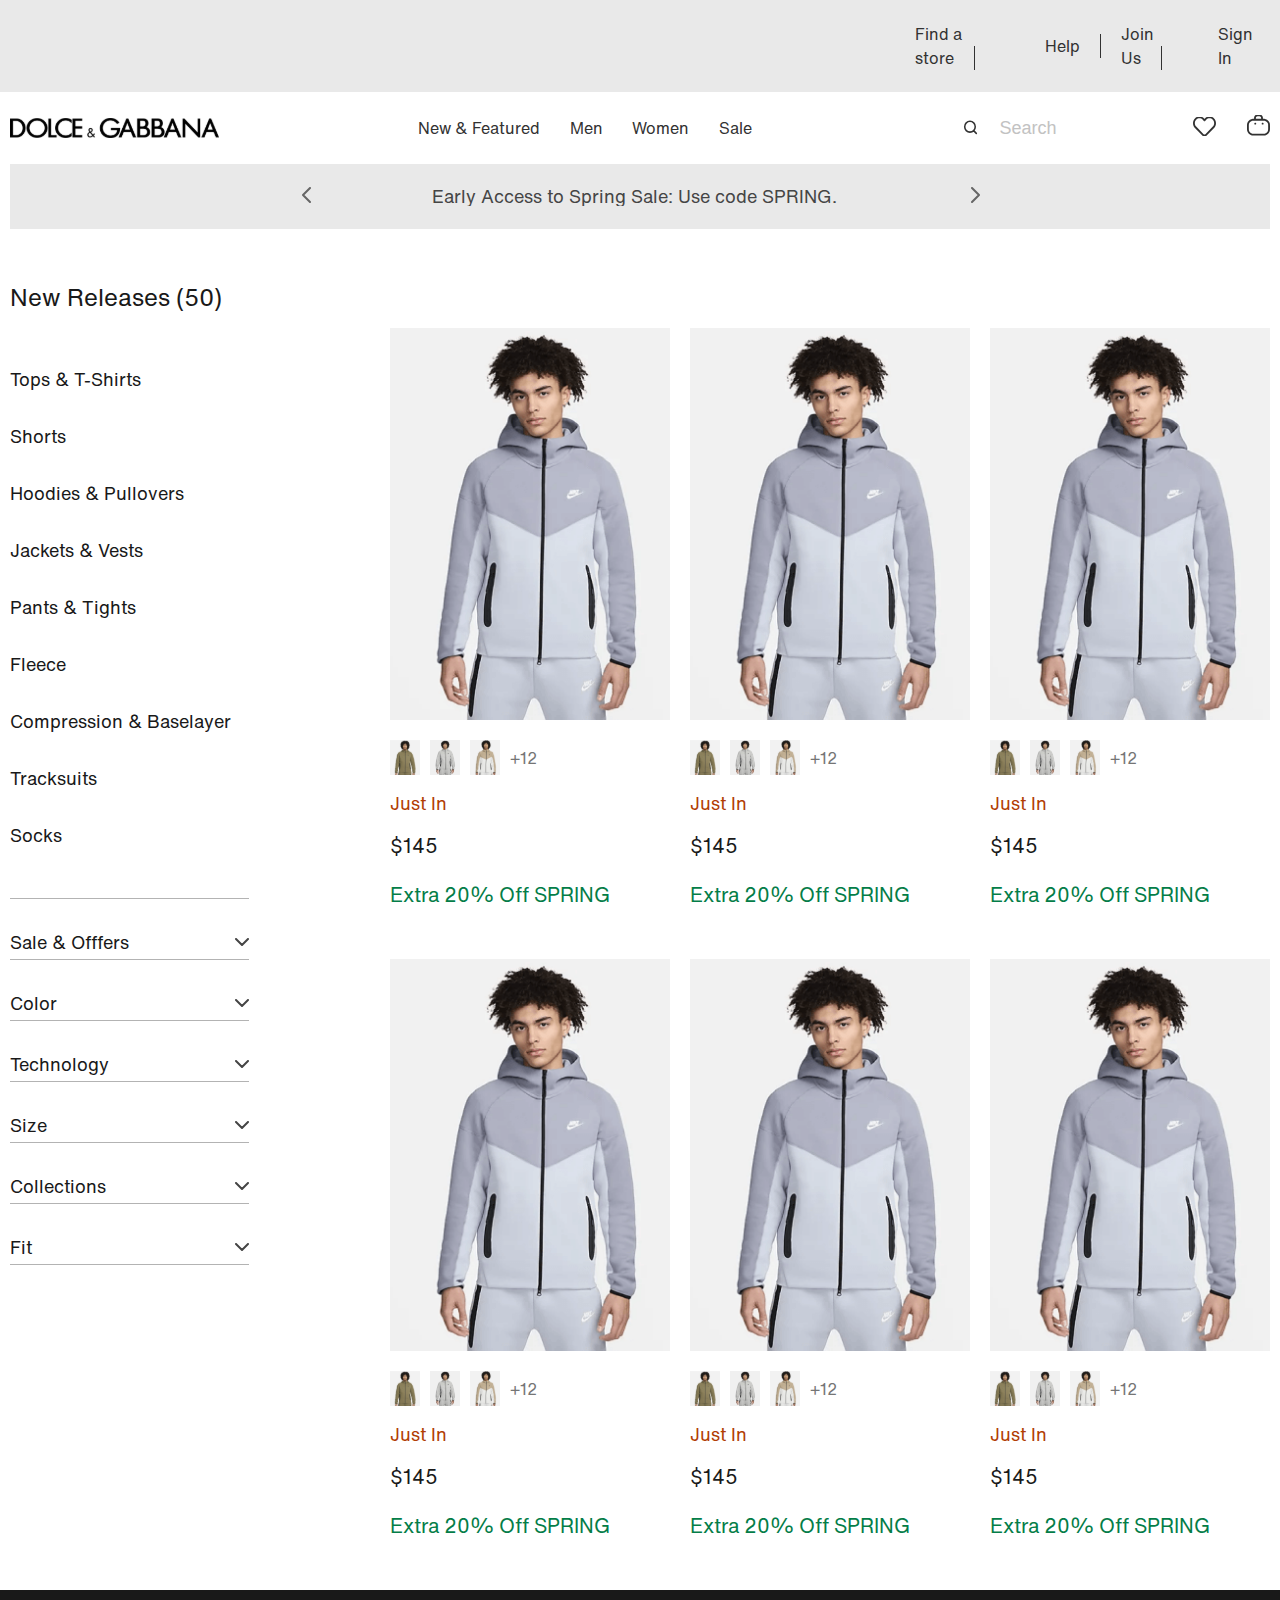
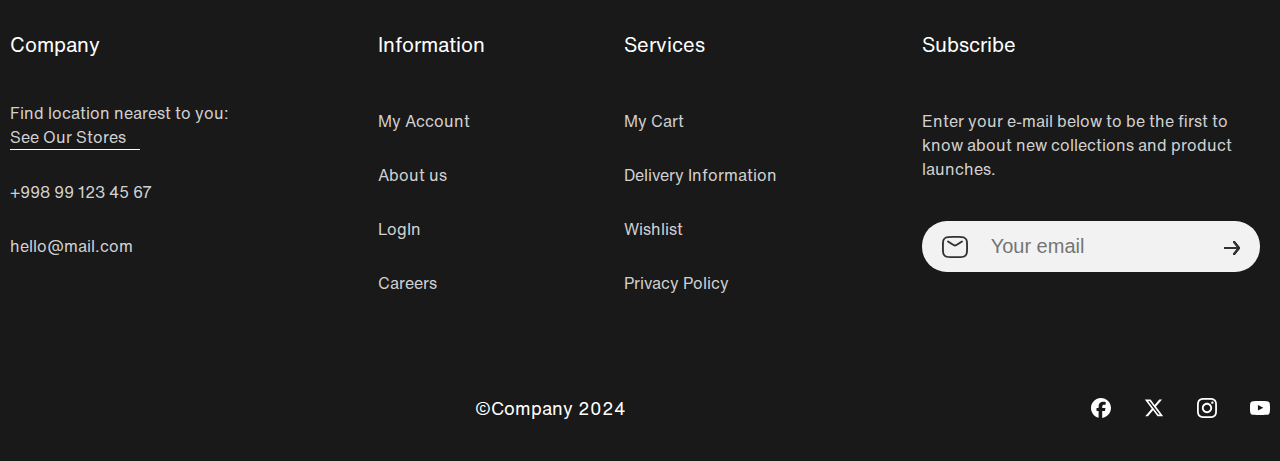
<file: store.html>
<!DOCTYPE html>
<html lang="en">

<head>
    <meta charset="UTF-8" />
    <meta name="viewport" content="width=device-width, initial-scale=1.0" />
    <link rel="stylesheet" href="./css/main.css" />
    <link rel="stylesheet" href="https://cdnjs.cloudflare.com/ajax/libs/wow/1.1.2/wow.min.js" />
    <link rel="stylesheet" href="https://cdnjs.cloudflare.com/ajax/libs/animate.css/4.1.1/animate.min.css" />
    <title>Store</title>
</head>

<body>
    <!-- header start -->
    <header class="header">
        <div data-wow-duration="2s" class="wow animate__animated animate__backInDown header__animate">
            <div class="header__top__bc">
                <div class="header__top">
                    <ul class="header__top__nav__list">
                        <li class="header__top__nav__item">
                            <a href="./store.html" class="header__top__nav__link border__left-1">Find a store</a>
                        </li>
                        <li class="header__top__nav__item">
                            <a href="#" class="header__top__nav__link border__left-1">Help</a>
                        </li>
                        <li class="header__top__nav__item">
                            <a href="#" class="header__top__nav__link border__left-1">Join Us</a>
                        </li>
                        <li class="header__top__nav__item">
                            <a href="#" class="header__top__nav__link">Sign In</a>
                        </li>
                    </ul>
                </div>
            </div>
            <div class="header__container">
                <a href="#" class="header__logo__link"><img src="./img/header/header__logo.svg" alt=""
                        class="header__logo" /></a>
                <ul class="header__nav__list">
                    <li class="header_nav__item">
                        <a href="./index.html" class="header__nav__link header__nav__link_121px"><span
                                class="header__nav__link__line"></span> New & Featured</a>
                    </li>
                    <li class="header_nav__item">
                        <a href="#" class="header__nav__link header__nav__link_32px"><span
                                class="header__nav__link__line"></span> Men</a>
                    </li>
                    <li class="header_nav__item">
                        <a href="#" class="header__nav__link header__nav__link_57px"><span
                                class="header__nav__link__line"></span> Women</a>
                    </li>
                    <li class="header_nav__item">
                        <a href="./store.html" class="header__nav__link header__nav__link_34px"><span
                                class="header__nav__link__line"></span> Sale</a>
                    </li>
                </ul>
                <div class="header__right">
                    <div class="search__box">
                        <button class="search__btn">
                            <img src="./img/header/search.svg" alt="" class="search__img" />
                        </button>
                        <input id="input" type="text" class="header__search__inp" placeholder="Search" />
                    </div>
                    <div class="header__right__btn__box">
                        <button class="heart__btn">
                            <img src="./img/header/heart.svg" alt="" class="heart__img" />
                        </button>
                        <a href="./shop.html" class="shopping__btn">
                            <img src="./img/header/shop.svg" alt="" class="shopping__img" />
                        </a>
                        <button class="header__hamburger__btn">
                            <svg width="26px" height="26px" viewBox="0 0 18 12" fill="none"
                                xmlns="http://www.w3.org/2000/svg">
                                <path d="M17 1L1 1" stroke="#1C274C" stroke-width="1.5" stroke-linecap="round" />
                                <path d="M17 6L1 6" stroke="#1C274C" stroke-width="1.5" stroke-linecap="round" />
                                <path d="M17 11L1 11" stroke="#1C274C" stroke-width="1.5" stroke-linecap="round" />
                            </svg>
                        </button>
                    </div>
                </div>
            </div>
        </div>
        <div class="header__hamburger__menu">
            <div class="hamburger__menu__container">
                <div class="header__hamburger__menu__top">
                    <a href="#" class="header__logo__link"><img src="./img/header/header__logo.svg" alt=""
                            class="header__logo__res" /></a>
                    <button class="hamburger__menu__close__btn">
                        <svg xmlns="http://www.w3.org/2000/svg" fill="none" viewBox="0 0 24 24" stroke-width="1.5"
                            stroke="currentColor" class="w-6 h-6">
                            <path stroke-linecap="round" stroke-linejoin="round" d="M6 18 18 6M6 6l12 12" />
                        </svg>
                    </button>
                </div>
                <ul class="header__hamburger__menu__list">
                    <li>
                        <a href="./index.html" class="header__hamburger__menu__link ham__w-136"><span
                                class="header__hamburger__menu__link_line"></span> New &
                            Featured</a>
                    </li>
                    <li>
                        <a href="#" class="header__hamburger__menu__link ham__w-36"><span
                                class="header__hamburger__menu__link_line"></span> Men</a>
                    </li>
                    <li>
                        <a href="#" class="header__hamburger__menu__link ham__w-63"><span
                                class="header__hamburger__menu__link_line"></span>
                            Women</a>
                    </li>
                    <li>
                        <a href="./shop.html" class="header__hamburger__menu__link ham__w-37"><span
                                class="header__hamburger__menu__link_line"></span>
                            Sale</a>
                    </li>
                    <li>
                        <a href="./store.html" class="header__hamburger__menu__link ham__w-100"><span
                                class="header__hamburger__menu__link_line"></span> Find a
                            store</a>
                    </li>
                    <li>
                        <a href="#" class="header__hamburger__menu__link ham__w-38"><span
                                class="header__hamburger__menu__link_line"></span>
                            Help</a>
                    </li>
                    <li>
                        <a href="#" class="header__hamburger__menu__link ham__w-62"><span
                                class="header__hamburger__menu__link_line"></span> Join
                            Us</a>
                    </li>
                    <li>
                        <a href="#" class="header__hamburger__menu__link ham__w-58"><span
                                class="header__hamburger__menu__link_line"></span> Sign
                            In</a>
                    </li>
                </ul>
            </div>
        </div>
    </header>
    <!-- header end -->
    <!-- store start -->
    <section class="store">
        <div class="store_container">
            <div class="store__top__bg">
                <div class="store__top">
                    <button id="store__arrow__btn_1" class="store__arrow__btn">
                        <svg width="9" height="16" viewBox="0 0 9 16" fill="none" xmlns="http://www.w3.org/2000/svg">
                            <path opacity="0.8" d="M8 1L1 8L8 15" stroke="#454545" stroke-width="2"
                                stroke-linecap="round" stroke-linejoin="round" />
                        </svg>
                    </button>
                    <h1 id="store__top__title_left" class="store__top__title">
                        Early Access to Spring Sale: Use code SPRING.
                    </h1>
                    <h1 id="store__top__title_right" class="store__top__title">
                        Early Access to Spring Sale: Use code SPRING.
                    </h1>
                    <button id="store__arrow__btn_2" class="store__arrow__btn">
                        <svg width="9" height="16" viewBox="0 0 9 16" fill="none" xmlns="http://www.w3.org/2000/svg">
                            <path opacity="0.8" d="M1 15L8 8L1 1" stroke="#454545" stroke-width="2"
                                stroke-linecap="round" stroke-linejoin="round" />
                        </svg>
                    </button>
                </div>
                <div class="store__top-bottom md-hid">
                    <h1 class="new__title">New Releases</h1>
                    <ul class="store__top__nav__list">
                        <li class="store__nav__item">Shoes</li>
                        <li class="store__nav__item">Tops & T-Shirts</li>
                        <li class="store__nav__item">Shorts</li>
                    </ul>
                </div>
            </div>
            <div class="store__center md-hid">
                <h2 class="store__cenrer__title">1129 Results</h2>
                <button class="filter">Filter</button>
            </div>
            <div class="store__bottom">
                <div data-wow-duration="2s" class="wow animate__animated animate__slideInLeft store__left">
                    <button class="store__left__close__btn">
                        <svg xmlns="http://www.w3.org/2000/svg" fill="none" viewBox="0 0 24 24" stroke-width="1.5"
                            stroke="currentColor" class="w-6 h-6">
                            <path stroke-linecap="round" stroke-linejoin="round" d="M6 18 18 6M6 6l12 12" />
                        </svg>
                    </button>
                    <h2 class="store__left__title">New Releases (50)</h2>
                    <ul class="store__nav__list">
                        <li><a href="#" class="store__nav__link">Tops & T-Shirts</a></li>
                        <li><a href="#" class="store__nav__link">Shorts</a></li>
                        <li>
                            <a href="#" class="store__nav__link">Hoodies & Pullovers</a>
                        </li>
                        <li><a href="#" class="store__nav__link">Jackets & Vests</a></li>
                        <li><a href="#" class="store__nav__link">Pants & Tights</a></li>
                        <li><a href="#" class="store__nav__link">Fleece</a></li>
                        <li>
                            <a href="#" class="store__nav__link">Compression & Baselayer</a>
                        </li>
                        <li><a href="#" class="store__nav__link">Tracksuits</a></li>
                        <li><a href="#" class="store__nav__link">Socks</a></li>
                    </ul>
                    <div id="store__box" class="store__left__sale__box mini__store">
                        <div class="store__left__sale__box__top store__left__sale__box__top__active">
                            <h3 class="store__left__sale__box__title">Sale & Offfers</h3>
                            <button class="store__left__sale__box__btn">
                                <svg width="14" height="8" viewBox="0 0 14 8" fill="none"
                                    xmlns="http://www.w3.org/2000/svg">
                                    <path d="M1 1L7 7L13 1" stroke="#454545" stroke-width="2" stroke-linecap="round"
                                        stroke-linejoin="round" />
                                </svg>
                            </button>
                        </div>
                        <div class="store__left__color__box__inp__box" style="margin-bottom: 20px">
                            <input type="checkbox" name="birxil" id="inp1" />
                            <label for="inp1" class="store__left__sale__box__text">Up to 50% Off</label>
                        </div>
                        <div class="store__left__color__box__inp__box">
                            <input type="checkbox" name="birxil" id="inp2" />
                            <label for="inp2" class="store__left__sale__box__text">Sale</label>
                        </div>
                    </div>
                    <div id="store__box" class="store__left__color__box">
                        <div class="store__left__sale__box__top store__left__sale__box__top__active">
                            <h3 class="store__left__sale__box__title">Color</h3>
                            <button class="store__left__sale__box__btn">
                                <svg width="14" height="8" viewBox="0 0 14 8" fill="none"
                                    xmlns="http://www.w3.org/2000/svg">
                                    <path d="M1 1L7 7L13 1" stroke="#454545" stroke-width="2" stroke-linecap="round"
                                        stroke-linejoin="round" />
                                </svg>
                            </button>
                        </div>
                        <div class="color__botom">
                            <div class="color__box">
                                <div class="store__left__color__box_color Black"></div>
                                <p class="color__box__text">Black</p>
                            </div>
                            <div class="color__box">
                                <div class="store__left__color__box_color Blue"></div>
                                <p class="color__box__text">Blue</p>
                            </div>
                            <div class="color__box">
                                <div class="store__left__color__box_color Brown"></div>
                                <p class="color__box__text">Brown</p>
                            </div>
                            <div class="color__box">
                                <div class="store__left__color__box_color Green"></div>
                                <p class="color__box__text">Green</p>
                            </div>
                            <div class="color__box">
                                <div class="store__left__color__box_color Grey"></div>
                                <p class="color__box__text">Grey</p>
                            </div>
                            <div class="color__box">
                                <div class="store__left__color__box_color Multi"></div>
                                <p class="color__box__text">Multi Color</p>
                            </div>
                            <div class="color__box">
                                <div class="store__left__color__box_color Orange"></div>
                                <p class="color__box__text">Orange</p>
                            </div>
                            <div class="color__box">
                                <div class="store__left__color__box_color Pink"></div>
                                <p class="color__box__text">Pink</p>
                            </div>
                            <div class="color__box">
                                <div class="store__left__color__box_color Purple"></div>
                                <p class="color__box__text">Purple</p>
                            </div>
                        </div>
                    </div>
                    <div id="store__box" class="store__left__technology">
                        <div class="store__left__sale__box__top">
                            <h3 class="store__left__sale__box__title">Technology</h3>
                            <button class="store__left__sale__box__btn">
                                <svg width="14" height="8" viewBox="0 0 14 8" fill="none"
                                    xmlns="http://www.w3.org/2000/svg">
                                    <path d="M1 1L7 7L13 1" stroke="#454545" stroke-width="2" stroke-linecap="round"
                                        stroke-linejoin="round" />
                                </svg>
                            </button>
                        </div>
                        <div class="color__botom">
                            <div class="color__box">
                                <div class="store__left__color__box_color Black"></div>
                                <p class="color__box__text">Black</p>
                            </div>
                            <div class="color__box">
                                <div class="store__left__color__box_color Blue"></div>
                                <p class="color__box__text">Blue</p>
                            </div>
                            <div class="color__box">
                                <div class="store__left__color__box_color Brown"></div>
                                <p class="color__box__text">Brown</p>
                            </div>
                            <div class="color__box">
                                <div class="store__left__color__box_color Green"></div>
                                <p class="color__box__text">Green</p>
                            </div>
                            <div class="color__box">
                                <div class="store__left__color__box_color Grey"></div>
                                <p class="color__box__text">Grey</p>
                            </div>
                            <div class="color__box">
                                <div class="store__left__color__box_color Multi"></div>
                                <p class="color__box__text">Multi Color</p>
                            </div>
                            <div class="color__box">
                                <div class="store__left__color__box_color Orange"></div>
                                <p class="color__box__text">Orange</p>
                            </div>
                            <div class="color__box">
                                <div class="store__left__color__box_color Pink"></div>
                                <p class="color__box__text">Pink</p>
                            </div>
                            <div class="color__box">
                                <div class="store__left__color__box_color Purple"></div>
                                <p class="color__box__text">Purple</p>
                            </div>
                        </div>
                    </div>
                    <div id="store__box" class="store__left__technology">
                        <div class="store__left__sale__box__top">
                            <h3 class="store__left__sale__box__title">Size</h3>
                            <button class="store__left__sale__box__btn rotate">
                                <svg width="14" height="8" viewBox="0 0 14 8" fill="none"
                                    xmlns="http://www.w3.org/2000/svg">
                                    <path d="M1 1L7 7L13 1" stroke="#454545" stroke-width="2" stroke-linecap="round"
                                        stroke-linejoin="round" />
                                </svg>
                            </button>
                        </div>
                        <div class="color__botom">
                            <div class="color__box">
                                <div class="store__left__color__box_color Black"></div>
                                <p class="color__box__text">Black</p>
                            </div>
                            <div class="color__box">
                                <div class="store__left__color__box_color Blue"></div>
                                <p class="color__box__text">Blue</p>
                            </div>
                            <div class="color__box">
                                <div class="store__left__color__box_color Brown"></div>
                                <p class="color__box__text">Brown</p>
                            </div>
                            <div class="color__box">
                                <div class="store__left__color__box_color Green"></div>
                                <p class="color__box__text">Green</p>
                            </div>
                            <div class="color__box">
                                <div class="store__left__color__box_color Grey"></div>
                                <p class="color__box__text">Grey</p>
                            </div>
                            <div class="color__box">
                                <div class="store__left__color__box_color Multi"></div>
                                <p class="color__box__text">Multi Color</p>
                            </div>
                            <div class="color__box">
                                <div class="store__left__color__box_color Orange"></div>
                                <p class="color__box__text">Orange</p>
                            </div>
                            <div class="color__box">
                                <div class="store__left__color__box_color Pink"></div>
                                <p class="color__box__text">Pink</p>
                            </div>
                            <div class="color__box">
                                <div class="store__left__color__box_color Purple"></div>
                                <p class="color__box__text">Purple</p>
                            </div>
                        </div>
                    </div>
                    <div id="store__box" class="store__left__technology">
                        <div class="store__left__sale__box__top">
                            <h3 class="store__left__sale__box__title">Collections</h3>
                            <button class="store__left__sale__box__btn rotate">
                                <svg width="14" height="8" viewBox="0 0 14 8" fill="none"
                                    xmlns="http://www.w3.org/2000/svg">
                                    <path d="M1 1L7 7L13 1" stroke="#454545" stroke-width="2" stroke-linecap="round"
                                        stroke-linejoin="round" />
                                </svg>
                            </button>
                        </div>
                        <div class="color__botom">
                            <div class="color__box">
                                <div class="store__left__color__box_color Black"></div>
                                <p class="color__box__text">Black</p>
                            </div>
                            <div class="color__box">
                                <div class="store__left__color__box_color Blue"></div>
                                <p class="color__box__text">Blue</p>
                            </div>
                            <div class="color__box">
                                <div class="store__left__color__box_color Brown"></div>
                                <p class="color__box__text">Brown</p>
                            </div>
                            <div class="color__box">
                                <div class="store__left__color__box_color Green"></div>
                                <p class="color__box__text">Green</p>
                            </div>
                            <div class="color__box">
                                <div class="store__left__color__box_color Grey"></div>
                                <p class="color__box__text">Grey</p>
                            </div>
                            <div class="color__box">
                                <div class="store__left__color__box_color Multi"></div>
                                <p class="color__box__text">Multi Color</p>
                            </div>
                            <div class="color__box">
                                <div class="store__left__color__box_color Orange"></div>
                                <p class="color__box__text">Orange</p>
                            </div>
                            <div class="color__box">
                                <div class="store__left__color__box_color Pink"></div>
                                <p class="color__box__text">Pink</p>
                            </div>
                            <div class="color__box">
                                <div class="store__left__color__box_color Purple"></div>
                                <p class="color__box__text">Purple</p>
                            </div>
                        </div>
                    </div>
                    <div id="store__box" class="store__left__technology">
                        <div class="store__left__sale__box__top">
                            <h3 class="store__left__sale__box__title">Fit</h3>
                            <button class="store__left__sale__box__btn">
                                <svg width="14" height="8" viewBox="0 0 14 8" fill="none"
                                    xmlns="http://www.w3.org/2000/svg">
                                    <path d="M1 1L7 7L13 1" stroke="#454545" stroke-width="2" stroke-linecap="round"
                                        stroke-linejoin="round" />
                                </svg>
                            </button>
                        </div>
                        <div class="color__botom">
                            <div class="color__box">
                                <div class="store__left__color__box_color Black"></div>
                                <p class="color__box__text">Black</p>
                            </div>
                            <div class="color__box">
                                <div class="store__left__color__box_color Blue"></div>
                                <p class="color__box__text">Blue</p>
                            </div>
                            <div class="color__box">
                                <div class="store__left__color__box_color Brown"></div>
                                <p class="color__box__text">Brown</p>
                            </div>
                            <div class="color__box">
                                <div class="store__left__color__box_color Green"></div>
                                <p class="color__box__text">Green</p>
                            </div>
                            <div class="color__box">
                                <div class="store__left__color__box_color Grey"></div>
                                <p class="color__box__text">Grey</p>
                            </div>
                            <div class="color__box">
                                <div class="store__left__color__box_color Multi"></div>
                                <p class="color__box__text">Multi Color</p>
                            </div>
                            <div class="color__box">
                                <div class="store__left__color__box_color Orange"></div>
                                <p class="color__box__text">Orange</p>
                            </div>
                            <div class="color__box">
                                <div class="store__left__color__box_color Pink"></div>
                                <p class="color__box__text">Pink</p>
                            </div>
                            <div class="color__box">
                                <div class="store__left__color__box_color Purple"></div>
                                <p class="color__box__text">Purple</p>
                            </div>
                        </div>
                    </div>
                </div>
                <div data-wow-duration="2s" class="wow animate__animated animate__slideInRight store__right">
                    <div data-wow-duration="2s" class="popular__card">
                        <div class="popular__img__box">
                            <img src="./img/popular/big-imgs/big-2.png" alt="" class="popular__img" />
                        </div>
                        <div class="popular__card__mini__imgs popular__mini__img__md__hidden">
                            <img id="mini-1" src="./img/popular/mini-imgs/mini-1.svg" alt="" class="popular__mini__img" />
                            <img id="mini-2" src="./img/popular/mini-imgs/mini-2.svg" alt="" class="popular__mini__img" />
                            <img id="mini-3" src="./img/popular/mini-imgs/mini-3.svg" alt="" class="popular__mini__img" />
                            <span class="popular__card__mini__img__text">+12</span>
                        </div>
                        <h2 class="popular_card__heading">Just In</h2>
                        <h3 class="popular__card__title popular__title__md__hidden">
                            Nike Tech Fleece Windrunner
                        </h3>
                        <p class="popular__card__text" style="margin-bottom: 20px">$145</p>
                        <a href="#" class="popular__card__link">
                            <p class="popular__card__discount">Extra 20% Off SPRING</p>
                        </a>
                    </div>
                    <div data-wow-duration="2s" class="popular__card">
                        <div class="popular__img__box">
                            <img src="./img/popular/big-imgs/big-2.png" alt="" class="popular__img" />
                        </div>
                        <div class="popular__card__mini__imgs popular__mini__img__md__hidden">
                            <img id="mini-1" src="./img/popular/mini-imgs/mini-1.svg" alt="" class="popular__mini__img" />
                            <img id="mini-2" src="./img/popular/mini-imgs/mini-2.svg" alt="" class="popular__mini__img" />
                            <img id="mini-3" src="./img/popular/mini-imgs/mini-3.svg" alt="" class="popular__mini__img" />
                            <span class="popular__card__mini__img__text">+12</span>
                        </div>
                        <h2 class="popular_card__heading">Just In</h2>
                        <h3 class="popular__card__title popular__title__md__hidden">
                            Nike Tech Fleece Windrunner
                        </h3>
                        <p class="popular__card__text" style="margin-bottom: 20px">$145</p>
                        <a href="#" class="popular__card__link">
                            <p class="popular__card__discount">Extra 20% Off SPRING</p>
                        </a>
                    </div>
                    <div data-wow-duration="2s" class="popular__card">
                        <div class="popular__img__box">
                            <img src="./img/popular/big-imgs/big-2.png" alt="" class="popular__img" />
                        </div>
                        <div class="popular__card__mini__imgs popular__mini__img__md__hidden">
                            <img id="mini-1" src="./img/popular/mini-imgs/mini-1.svg" alt="" class="popular__mini__img" />
                            <img id="mini-2" src="./img/popular/mini-imgs/mini-2.svg" alt="" class="popular__mini__img" />
                            <img id="mini-3" src="./img/popular/mini-imgs/mini-3.svg" alt="" class="popular__mini__img" />
                            <span class="popular__card__mini__img__text">+12</span>
                        </div>
                        <h2 class="popular_card__heading">Just In</h2>
                        <h3 class="popular__card__title popular__title__md__hidden">
                            Nike Tech Fleece Windrunner
                        </h3>
                        <p class="popular__card__text" style="margin-bottom: 20px">$145</p>
                        <a href="#" class="popular__card__link">
                            <p class="popular__card__discount">Extra 20% Off SPRING</p>
                        </a>
                    </div>
                    <div data-wow-duration="2s" class="popular__card">
                        <div class="popular__img__box">
                            <img src="./img/popular/big-imgs/big-2.png" alt="" class="popular__img" />
                        </div>
                        <div class="popular__card__mini__imgs popular__mini__img__md__hidden">
                            <img id="mini-1" src="./img/popular/mini-imgs/mini-1.svg" alt="" class="popular__mini__img" />
                            <img id="mini-2" src="./img/popular/mini-imgs/mini-2.svg" alt="" class="popular__mini__img" />
                            <img id="mini-3" src="./img/popular/mini-imgs/mini-3.svg" alt="" class="popular__mini__img" />
                            <span class="popular__card__mini__img__text">+12</span>
                        </div>
                        <h2 class="popular_card__heading">Just In</h2>
                        <h3 class="popular__card__title popular__title__md__hidden">
                            Nike Tech Fleece Windrunner
                        </h3>
                        <p class="popular__card__text" style="margin-bottom: 20px">$145</p>
                        <a href="#" class="popular__card__link">
                            <p class="popular__card__discount">Extra 20% Off SPRING</p>
                        </a>
                    </div>
                    <div data-wow-duration="2s" class="popular__card">
                        <div class="popular__img__box">
                            <img src="./img/popular/big-imgs/big-2.png" alt="" class="popular__img" />
                        </div>
                        <div class="popular__card__mini__imgs popular__mini__img__md__hidden">
                            <img id="mini-1" src="./img/popular/mini-imgs/mini-1.svg" alt="" class="popular__mini__img" />
                            <img id="mini-2" src="./img/popular/mini-imgs/mini-2.svg" alt="" class="popular__mini__img" />
                            <img id="mini-3" src="./img/popular/mini-imgs/mini-3.svg" alt="" class="popular__mini__img" />
                            <span class="popular__card__mini__img__text">+12</span>
                        </div>
                        <h2 class="popular_card__heading">Just In</h2>
                        <h3 class="popular__card__title popular__title__md__hidden">
                            Nike Tech Fleece Windrunner
                        </h3>
                        <p class="popular__card__text" style="margin-bottom: 20px">$145</p>
                        <a href="#" class="popular__card__link">
                            <p class="popular__card__discount">Extra 20% Off SPRING</p>
                        </a>
                    </div>
                    <div data-wow-duration="2s" class="popular__card">
                        <div class="popular__img__box">
                            <img src="./img/popular/big-imgs/big-2.png" alt="" class="popular__img" />
                        </div>
                        <div class="popular__card__mini__imgs popular__mini__img__md__hidden">
                            <img id="mini-1" src="./img/popular/mini-imgs/mini-1.svg" alt="" class="popular__mini__img" />
                            <img id="mini-2" src="./img/popular/mini-imgs/mini-2.svg" alt="" class="popular__mini__img" />
                            <img id="mini-3" src="./img/popular/mini-imgs/mini-3.svg" alt="" class="popular__mini__img" />
                            <span class="popular__card__mini__img__text">+12</span>
                        </div>
                        <h2 class="popular_card__heading">Just In</h2>
                        <h3 class="popular__card__title popular__title__md__hidden">
                            Nike Tech Fleece Windrunner
                        </h3>
                        <p class="popular__card__text" style="margin-bottom: 20px">$145</p>
                        <a href="#" class="popular__card__link">
                            <p class="popular__card__discount">Extra 20% Off SPRING</p>
                        </a>
                    </div>
                </div>
            </div>
        </div>
    </section>
    <!-- store end -->
    <!-- footer start -->
    <footer class="footer">
        <div class="footer__container">
            <ul class="footer__nav__list max-w-241px">
                <h2 class="footer__nav__title mb-40px">Company</h2>
                <li class="mb-30">
                    <a href="#" class="footer__nav__link">Find location nearest to you:
                        <span class="text__line">See Our Stores</span></a>
                </li>
                <li class="mb-30">
                    <a href="#" class="footer__nav__link">+998 99 123 45 67</a>
                </li>
                <li class="mb_0">
                    <a href="#" class="footer__nav__link">hello@mail.com</a>
                </li>
            </ul>
            <ul class="footer__nav__list max-w-119px">
                <h2 class="footer__nav__title">Information</h2>
                <li class="mb-30">
                    <a href="#" class="footer__nav__link">My Account</a>
                </li>
                <li class="mb-30">
                    <a href="#" class="footer__nav__link">About us</a>
                </li>
                <li class="mb-30"><a href="#" class="footer__nav__link">LogIn</a></li>
                <li class="mb_0">
                    <a href="#" class="footer__nav__link">Careers</a>
                </li>
            </ul>
            <ul class="footer__nav__list max-w-171px">
                <h2 class="footer__nav__title">Services</h2>
                <li class="mb-30">
                    <a href="#" class="footer__nav__link">My Cart</a>
                </li>
                <li class="mb-30">
                    <a href="#" class="footer__nav__link">Delivery Information</a>
                </li>
                <li class="mb-30">
                    <a href="#" class="footer__nav__link">Wishlist</a>
                </li>
                <li class="mb_0">
                    <a href="#" class="footer__nav__link">Privacy Policy</a>
                </li>
            </ul>
            <ul class="footer__nav__list max-w-338px">
                <h2 class="footer__nav__title">Subscribe</h2>
                <li style="margin-bottom: 40px">
                    <a href="#" class="footer__nav__link">Enter your e-mail below to be the first to know about new
                        collections and product launches.</a>
                </li>
                <li class="mb_0">
                    <form action="#" class="footer__nav__link your__email">
                        <img src="./img/footer/email.svg" alt="" class="your__email__img" />
                        <input type="email" placeholder="Your email" class="foter__email" />
                        <button class="your__email__img_2">
                            <img src="./img/footer/arrow.svg" alt="" />
                        </button>
                    </form>
                </li>
            </ul>
        </div>
        <div class="footer__bottom">
            <div class="md__hidden"></div>
            <p class="footer__bottom__text">©Company 2024</p>
            <div class="footer__bottom__icon__box">
                <a href="#" target="_blank" class="footer__icon__link">
                    <img src="./img/footer/social4.svg" alt="" class="footer__bottom__icon" />
                </a>
                <a href="#" target="_blank" class="footer__icon__link">
                    <img src="./img/footer/social1.svg" alt="" class="footer__bottom__icon" />
                </a>
                <a href="#" target="_blank" class="footer__icon__link">
                    <img src="./img/footer/social2.svg" alt="" class="footer__bottom__icon" />
                </a>
                <a href="#" target="_blank" class="footer__icon__link">
                    <img src="./img/footer/social3.svg" alt="" class="footer__bottom__icon" />
                </a>
            </div>
        </div>
    </footer>
    <!-- footer end -->
    <script src="https://cdnjs.cloudflare.com/ajax/libs/wow/1.1.2/wow.min.js"
        integrity="sha512-Eak/29OTpb36LLo2r47IpVzPBLXnAMPAVypbSZiZ4Qkf8p/7S/XRG5xp7OKWPPYfJT6metI+IORkR5G8F900+g=="
        crossorigin="anonymous" referrerpolicy="no-referrer"></script>
    <script>
        new WOW().init();
    </script>
    <script src="./js/store.js"></script>
</body>

</html>
</file>
<file: css/main.css>
* {
    margin: 0;
    padding: 0;
    box-sizing: border-box;
}

@font-face {
    font-family: myfont;
    src: url(../font/helvetica-now-text.otf);
}

body {
    font-family: myfont;
}

button {
    cursor: pointer;
}

html {
    scroll-behavior: smooth;
}

/* header start */
.header__top__bc {
    background-color: #E9E9E9;
}

.header__top {
    max-width: 1432px;
    width: 100%;
    margin: auto;
    padding: 22px 10px 22px 10px;
}

.header__top__nav__list {
    max-width: 385px;
    width: 100%;
    margin-left: auto;
    display: flex;
    align-items: center;
    gap: 20px;
    list-style: none;
}

.header__top__nav__link {
    text-decoration: none;
    color: #323232;
    font-size: 18px;
    font-weight: 500;
}

.border__left-1 {
    border-right: 1.5px solid #323232;
    padding-right: 20px;
}

.header__container {
    max-width: 1432px;
    padding-left: 10px;
    padding-right: 10px;
    padding-top: 12.5px;
    padding-bottom: 12.5px;
    width: 100%;
    margin: auto;
    display: flex;
    align-items: center;
    justify-content: space-between;
}

.header__logo__link {
    display: flex;
    max-width: 209px;
}

.header__logo {
    width: 100%;
    height: 20px;
}

.header__nav__list {
    display: flex;
    align-items: center;
    gap: 30px;
    list-style: none;
}

.header__nav__link {
    font-size: 18px;
    font-weight: 500;
    text-decoration: none;
    color: #323232;
    display: flex;
    flex-direction: column-reverse;
}

.header__nav__link_121px {
    max-width: 138px;
    width: 100%;
}

.header__nav__link_32px {
    max-width: 32px;
    width: 100%;
}

.header__nav__link_57px {
    max-width: 57px;
    width: 100%;
}

.header__nav__link_34px {
    max-width: 34px;
    width: 100%;
}

.header__nav__link__line {
    width: 0%;
    transition: all .5s;
}

.header__nav__link:hover .header__nav__link__line {
    width: 100%;
    height: 1px;
    background-color: #323232;
}

.header__right {
    max-width: 319px;
    width: 100%;
    display: flex;
    align-items: center;
    justify-content: space-between;
}

.search__box {
    max-width: 210px;
    width: 100%;
    display: flex;
    align-items: center;
    background-color: transparent;
    padding: 5px;
    overflow: hidden;
    gap: 15px;
    margin-right: 10px;
    border: 1px solid transparent;
    transition: all .5s;
}

.search__btn {
    display: block;
    border: none;
    background-color: transparent;
    width: 35px;
    height: 35px;
}

.search__img {
    width: 100%;
    object-fit: cover;
}

.header__search__inp {
    width: 100%;
    display: block;
    border: none;
    outline: none;
    background-color: transparent;
    padding-top: 1px;
    font-size: 18px;
    font-weight: 500;
    line-height: 26.46px;
    color: #191919
}

.search__box:hover {
    border: 1px solid #191919;
    border-radius: 30px;
}

.header__search__inp::placeholder {
    font-size: 18px;
    font-weight: 500;
    line-height: 26.46px;
    color: #C2C2C2;
}

.header__right__btn__box {
    display: flex;
    align-items: center;
    gap: 31px;
}

.heart__btn {
    width: 23px;
    border: none;
    background-color: transparent;
}

.heart__img {
    width: 100%;
    height: 19px;
    object-fit: cover;
}

.shopping__btn {
    width: 23px;
    border: none;
    background-color: transparent;
}

.shopping__img {
    width: 100%;
    height: 21px;
    object-fit: cover;
}

.header__hamburger__btn {
    width: 26px;
    height: 26px;
    border: none;
    background-color: transparent;
    display: none;
}

.header__hamburger__menu {
    width: 100%;
    height: 100%;
    position: fixed;
    top: 0;
    left: 0;
    z-index: 1111;
    background-color: #fff;
    padding-top: 50px;
    padding-left: 20px;
    padding-right: 20px;
    transition: all .3s;
    transform: scale(0);
}

.header__hamburger__menu__active {
    transform: scale(1);
}

.hamburger__menu__container {
    max-width: 1280px;
    width: 100%;
    margin: auto;
}

.header__hamburger__menu__top {
    display: flex;
    align-items: center;
    justify-content: space-between;
    margin-bottom: 30px;
}

.hamburger__menu__close__btn {
    width: 30px;
    height: 25px;
    border: none;
    background-color: transparent;
}

.header__hamburger__menu__list {
    list-style: none;
    display: flex;
    flex-direction: column;
    gap: 10px;
}

.header__hamburger__menu__link {
    font-size: 18px;
    font-weight: 500;
    color: #191919;
    text-decoration: none;
    display: flex;
    flex-direction: column-reverse;
    width: auto;
}

.ham__w-136 {
    width: 137px;
}

.ham__w-36 {
    width: 36px;
}

.ham__w-63 {
    width: 63px;
}

.ham__w-37 {
    width: 37px;
}

.ham__w-100 {
    width: 100px;
}

.ham__w-38 {
    width: 38px;
}

.ham__w-62 {
    width: 63px;
}

.ham__w-58 {
    width: 59px;
}

.header__hamburger__menu__link_line {
    width: 0%;
    background-color: #191919;
    height: 2px;
    gap: 2px;
    transition: all .3s;
}

.header__hamburger__menu__link:hover .header__hamburger__menu__link_line {
    width: 100%;
}

@media(max-width:1280px) {
    .header__nav__link {
        font-size: 16px;
    }

    .header__top__nav__list {
        max-width: 355px;
        width: 100%;
    }

    .header__top__nav__link {
        font-size: 16px;
    }

    .search__box {}
}

@media(max-width:890px) {
    .header__nav__list {
        display: none;
    }

    .header__hamburger__btn {
        display: block;
    }

    .header__container {
        padding-top: 27px;
        padding-bottom: 27px;
    }

    .search__box {
        display: none;
    }

    .header__right {
        max-width: 130px;
    }

    .header__right__btn__box {
        margin-left: auto;
        max-width: 130px;
        gap: 25px;
    }
}

@media(max-width:393px) {
    .header__logo__link {
        max-width: 160px;
        width: 100%;

    }

    .header__logo {
        height: 15px;
    }

    .header__top__bc {
        display: none;
    }

    .header__nav__list {
        display: none;
    }
}

/* header end */
/* hero start */

.hero {
    padding-bottom: 40px;
    background: linear-gradient(90deg, rgba(0, 0, 0, 0) 0%, rgba(242, 242, 242, 0.09) 68.79%, rgba(242, 242, 242, 0.17) 74.54%, rgba(242, 242, 242, 0.56) 79.6%, rgba(242, 242, 242, 0.72) 84.26%, #F2F2F2 89.81%);
    background-repeat: no-repeat;
    padding-bottom: 50px;
    filter: blur(1px);
    transition: all .3s;
    background-image: url(../img/hero/hero__bc.png);
    background-color: rgb(187, 235, 241);
    background-position: center center;
    background-size: cover;
}

.hero:hover {
    filter: blur(0px);
}

.hero__container {
    max-width: 1512px;
    margin: auto;
    display: flex;
    align-items: end;
    justify-content: end;
    padding-left: 10px;
    position: relative;
}

.swiper {
    width: 100% !important;
    height: 100% !important;
    padding-top: 383px !important;
    padding-right: 50px !important;
}

.swiper-wrapper {
    padding-bottom: 50px !important;
}

.swiper-pagination-bullet {
    width: 12px !important;
    height: 12px !important;
    background-color: #ADADAD !important;
    opacity: 100% !important;
}

.swiper-pagination-bullet-active {
    background-color: #101010 !important;
}


#hero__text__box__responsive {
    display: none;
}

.hero__text__box {
    max-width: 457px;
    width: 100%;
    margin-left: auto;
}

.hero__hidden {
    display: none;
}

.hero__title {
    font-size: 72px;
    font-weight: 500;
    color: #1A1A1A;
    margin-bottom: 42px;
}

.hero__text {
    font-size: 22px;
    font-weight: 300;
    color: #303030;
    margin-bottom: 50px;
}

.hero__bottom {
    display: flex;
    align-items: center;
    gap: 20px;
}

.hero__view_link {
    max-width: 218px;
    width: 100%;
    padding: 27px 22px 27px 22px;
    border-radius: 10px;
    background-color: #191919;
    font-size: 22px;
    font-weight: 400;
    color: white;
    text-decoration: none;
    text-align: center;
    transition: all .3s;
    height: 80px;
    display: flex;
    align-items: center;
    justify-content: center;
    border: 1px solid transparent;
}

.hero__view_link:hover {
    background-color: transparent;
    color: #191919;
    border: 1px solid #191919;
}

.hero__view_link:hover {
    /* border: 1px solid black; */
    background-color: transparent;
    color: #191919;
}

.hero__buy_btn {
    max-width: 218px;
    height: 80px;
    width: 100%;
    padding: 27px 22px 27px 22px;
    border-radius: 10px;
    font-size: 22px;
    font-weight: 400;
    color: #191919;
    text-decoration: none;
    border: none;
    background-color: transparent;
    text-align: center;
    transition: all .3s;
    position: relative;
    overflow: hidden;
}

.line_1 {
    display: block;
    position: absolute;
    top: 0;
    left: 0;
    width: 00%;
    height: 1px;
    background-color: black;
    transition: all .5s;
}

.hero__buy_btn:hover .line_1 {
    width: 100%;
}

.line_2 {
    width: 1px;
    height: 100%;
    position: absolute;
    top: 0;
    right: 0;
    max-width: 1px;
    width: 100%;
    height: 00%;
    background-color: black;
    transition: all .5s;
}

.hero__buy_btn:hover .line_2 {
    height: 100%;
}

.line_3 {
    display: block;
    position: absolute;
    bottom: 0;
    right: -100%;
    width: 100%;
    height: 1px;
    background-color: black;
    transition: all .5s;
}

.hero__buy_btn:hover .line_3 {
    right: 0;
}

.line_4 {
    display: block;
    position: absolute;
    bottom: -100%;
    left: 0;
    width: 1px;
    height: 100%;
    background-color: black;
    transition: all .5s;
}

.hero__buy_btn:hover .line_4 {
    bottom: 0;
}

.hero__buy_btn:hover {
    border-radius: 0px;
}


.hero__swiper {
    display: flex;
}

.hero__hidden {
    display: block;
}

@media(max-width:1280px) {
    .hero__container {
        max-width: 1280px;
        padding-top: 303px;
        padding-bottom: 50px;
        padding-right: 50px;
    }

    #hero__text__box__responsive {
        display: block;
    }

    .hero__swiper {
        display: none !important;
    }

    .hero__text__box {
        display: block;
    }

    .hero__title {
        max-width: 256px;
        width: 100%;
        font-size: 54px;
        margin-bottom: 40px;
    }

    .hero__text {
        font-size: 18px;
        max-width: 299px;
        width: 100%;
    }

    .hero__view_link {
        font-size: 18px;
        padding: 25px 22px 25px 22px;
    }

    .hero__buy_btn {
        font-size: 18px;
        padding: 25px 22px 25px 22px;
    }

    .hero__swiper {
        display: none;
    }
}

@media(max-width:768px) {
    .hero {
        background-image: url(../img/hero/hero__res.png);
        background-position: center;
        background-size: cover;
    }

    .swiper {
        display: none;
    }

    .hero__container {
        justify-content: center;
        padding-top: 49px;
        padding-bottom: 328px;
        padding-right: 10px;
    }

    .hero__text__box {
        margin: auto;
    }

    .hero__text {
        margin: auto;
        text-align: center;
        margin-bottom: 40px;
    }

    .hero__title {
        margin: auto;
        text-align: center;
        margin-bottom: 30px;
    }

    .hero__bottom {
        flex-direction: column;
    }

    .hero__view_link {
        padding: 25px 22px 25px 22px;
        max-width: 165px;
        width: 100%;
        font-size: 16px;
    }

    .hero__buy_btn {
        padding: 25px 22px 25px 22px;
        padding: 25px 22px 25px 22px;
        max-width: 165px;
        width: 100%;
        font-size: 16px;
    }

    .mySwiper {
        display: none;
    }
}

/* hero end */
/* trending start */

.trending {
    padding-top: 40px;
    padding-bottom: 150px;
}

.trending__container {
    max-width: 1412px;
    width: 100%;
    margin: auto;
    padding-left: 10px;
    padding-right: 10px;
}

.trending__title {
    font-size: 27px;
    font-weight: 400;
    color: #1A1A1A;
    margin-bottom: 50px;
}

.trending__card__box {
    display: grid;
    grid-template-columns: repeat(3, 1fr);
    grid-template-rows: 1fr;
    grid-column-gap: 20px;
    margin-bottom: 150px;
}

.trending_card {
    width: 100%;
}

/* .trending__card__box{
} */
.trending__img__box {
    max-width: 458px;
    width: 100%;
    transition: all .3s;
}

.trending__img__box:hover {
    transform: rotate(3deg);
}

.trending__img {
    width: 100%;
    display: block;
    object-fit: cover;
    margin-bottom: 40px;
    /* filter: sepia(100); */
    transition: all .3s;

}

.trending__img:hover {
    transform: rotate(10deg);
    transform: scale(.9);
}

.trending__card__title {
    font-size: 24px;
    font-weight: 400;
    color: #1A1A1A;
}

.trending__bottom {
    display: grid;
    grid-template-columns: repeat(2, 1fr);
    grid-template-rows: 1fr;
    grid-column-gap: 20px;
}

.ternding__bottom__card {
    padding: 377px 189px 30px 40px;
    width: 100%;
    display: flex;
    justify-content: end;
    flex-direction: column;
    gap: 30px;
    overflow: hidden;
}

.trending__bottom__card__box {
    position: relative;
    overflow: hidden;
}

.trending__card__bg {
    position: absolute;
    width: 100%;
    height: 100%;
    top: 0;
    left: 0;
    transition: all .3s;
    background-color: rgb(54, 216, 236);
    background-image: url(../img/trending/trending__bottom_1.png);
    background-position: center;
    background-size: cover;
    overflow: hidden;
    /* background: linear-gradient(90deg, rgba(54, 216, 236, 1) 0%, rgba(56, 177, 198, 1) 38%, rgba(61, 162, 179, 1) 71%, rgba(99, 229, 245, 1) 100%); */
}

.trending__card__bg_2 {
    background-color: rgb(54, 216, 236);
    background-image: url(../img/trending/trending__bottom_2.png);
    background-position: center;
    background-size: cover;
    position: absolute;
    width: 100%;
    height: 100%;
    top: 0;
    left: 0;
    transition: all .3s;
}

.trending__bottom__card__box:hover .trending__card__bg {
    transform: scale(1.2);
}

.trending__bottom__card__box:hover .trending__card__bg_2 {
    transform: scale(1.2);
}

.trending__bottom__title {
    font-size: 32px;
    font-weight: 500;
    color: white;
    position: relative;
}

.trending__bottom__shop__btn {
    display: block;
    width: 90px;
    padding: 13px 22px 14px 23px;
    border-radius: 83px;
    border: none;
    background-color: white;
    font-size: 18px;
    font-weight: 400;
    text-align: center;
    position: relative;
}

@media(max-width:1280px) {
    .trending {
        padding-bottom: 120px;
    }

    .ternding__bottom__card {
        padding-left: 40px;
        padding-right: 227px;
    }

    .trending__title {
        font-size: 24px;
    }

    .trending__card__title {
        font-size: 22px;
    }

    .trending__img {
        margin-bottom: 30px;
    }

    .trending__card__box {
        margin-bottom: 120px;
    }

    .trending__bottom__title {
        font-size: 27px;
    }

    .ternding__bottom__card {
        gap: 25px;
    }

    .trending__bottom__shop__btn {
        max-width: 90px;
        width: 100%;
        padding: 15px 25px 14px 25px;
        font-size: 16px;
    }
}

@media(max-width:962px) {
    .trending__bottom__title {
        font-size: 22px;
    }

    .ternding__bottom__card {
        padding-right: 100px;
    }
}

@media(max-width:840px) {
    .ternding__bottom__card {
        padding-right: 0px;
    }

    .trending__card__title {
        font-size: 18px;
    }
}

@media(max-width:600px) {
    .trending {
        padding-bottom: 100px;
    }

    .trending__title {
        font-size: 20px;
        margin-bottom: 40px;
    }

    .trending__bottom {
        display: grid;
        grid-template-columns: repeat(1, 1fr);
        grid-template-rows: 2fr;
        grid-row-gap: 20px;
    }

    .ternding__bottom__card {
        padding-top: 157px;
        padding-left: 25px;
        padding-bottom: 20px;
        padding-right: 10px;
        gap: 20px;
    }

    .trending__card__box {
        display: grid;
        grid-template-columns: repeat(1, 1fr);
        grid-template-rows: 2fr;
        grid-row-gap: 50px;
        margin-bottom: 100px;
    }

    .trending__bottom__title {
        font-size: 20px;
    }

    .trending__img {
        margin-bottom: 25px;
    }

    .trending__card__title {
        font-size: 18px;
    }

    .trending__bottom__shop__btn {
        max-width: 70px;
        width: 100%;
        padding: 13px 17px 12px 18px;
        font-size: 14px;
    }
}

/* trending end */
/* popular start */

.popular {
    padding-bottom: 86px;
}

.popular__container {
    max-width: 1412px;
    width: 100%;
    margin: auto;
    padding-left: 10px;
    padding-right: 10px;
}

.popular__title {
    font-size: 27px;
    font-weight: 400;
    color: #1A1A1A;
    margin-bottom: 50px;
}

.popular__card__box {
    display: grid;
    grid-template-columns: repeat(4, 1fr);
    grid-template-rows: 1fr;
    grid-column-gap: 20px;
}

.popular__card {
    width: 100%;
}

.popular__card__link {
    text-decoration: none;
}

.popular__img__box {
    max-width: 338px;
    height: 392px;
    width: 100%;
    overflow: hidden;
    margin-bottom: 20px;
}

.popular__img {
    width: 100%;
    height: 100%;
    object-fit: cover;
    transition: all .3s;
}

.popular__img__box:hover .popular__img {
    transform: scale(1.1);
}

.popular_card__heading {
    font-size: 18px;
    font-weight: 400;
    color: #B13D03;
}

.popular__card__title {
    font-size: 20px;
    font-weight: 400;
    color: #1A1A1A;
    margin-bottom: 30px;
}

.popular__card__text {
    font-size: 20px;
    font-weight: 500;
    color: #1A1A1A;
}

.popular__card__mini__imgs {
    display: flex;
    align-items: center;
    gap: 10px;
    margin-bottom: 20px;
}

.popular__mini__img {
    width: 35px;
    height: 40px;
    object-fit: cover;
}

.popular__card__mini__img__text {
    font-size: 18px;
    font-weight: 400;
    color: #757575;
}

.popular__card__discount {
    font-size: 20px;
    font-weight: 500;
    color: #047D48;
}

.popular__title__md__hidden {
    display: none;
}

@media(max-width:1280px) {
    .popular {
        padding-bottom: 100px;
    }

    .popular__title {
        font-size: 24px;
    }

    .popular__card__mini__img__text {
        font-size: 16px;
    }

    .popular__card__mini__imgs {
        margin-bottom: 15px;
    }

    .popular__card__title {
        font-size: 18px;
        margin-bottom: 30px;
    }

    .popular_card__heading {
        margin-bottom: 15px;
    }

    .popular__mini__img {
        width: 30px;
        height: 35px;
    }
}

@media(max-width:768px) {
    .popular__card__box {
        display: grid;
        grid-template-columns: repeat(2, 1fr);
        grid-template-rows: repeat(2, 1fr);
        grid-column-gap: 15px;
        grid-row-gap: 40px;
    }

    .popular__title {
        font-size: 20px;
        margin-bottom: 40px;
    }

    .popular__title__md__hidden {
        display: block;
    }

    .popular__mini__img__md__hidden {
        display: none;
    }

    .popular__card__discount {
        display: none;
    }
}

/* popular end */
/* dresses start */

.dresses {
    padding-bottom: 150px;
}

.dresses_container {
    max-width: 1412px;
    width: 100%;
    margin: auto;
    display: flex;
    align-items: center;
    justify-content: space-between;
    padding-left: 10px;
    padding-right: 10px;
}

.dresses__left {
    max-width: 488px;
    width: 100%;
}

.dresses__title {
    font-size: 54px;
    font-weight: 500;
    color: #191919;
    margin-bottom: 40px;
}

.dresse__text {
    max-width: 394px;
    width: 100%;
    margin-bottom: 50px;
    font-size: 22px;
    font-weight: 300;
    color: #333333;
}

.dresses__right {
    max-width: 696px;
    width: 100%;
    display: flex;
}

.dresses__right__img {
    width: 100%;
    object-fit: cover;
    transition: all .3s;
}

.dresses__right__img:hover {
    transform: scale(.9);
}

@media(max-width:1280px) {
    .dresses {
        padding-bottom: 120px;
    }

    .dresses__title {
        font-size: 42px;
    }

    .dresse__text {
        font-size: 18px;
        max-width: 281px;
    }

    .dresses__right {
        max-width: 580px;
    }
}

@media(max-width:768px) {
    .dresses {
        padding-bottom: 100px;
    }

    .dresses_container {
        flex-direction: column;
        gap: 50px;
    }

    .dresses__title {
        font-size: 32px;
        text-align: center;
        max-width: 343px;
        width: 100%;
        margin: auto;
        margin-bottom: 30px;
    }

    .dresse__text {
        font-size: 16px;
        max-width: 252px;
        margin: auto;
        text-align: center;
        margin-bottom: 40px;

    }

    .dresse__left-bottom {
        justify-content: space-between;
    }

    .dresses__right {
        max-width: 343px;
    }
}

/* dresses end */
/* featured start */

.featured {
    padding-bottom: 100px;
}

.featured__container {
    max-width: 907px;
    width: 100%;
    margin: auto;
    display: flex;
    align-items: center;
    justify-content: space-between;
    padding-left: 10px;
    padding-right: 10px;
}

.featured__nav__list {
    list-style: none;
    display: flex;
    flex-direction: column;
    gap: 30px;
}

.featured__title {
    max-width: 907px;
    width: 100%;
    font-size: 22px;
    font-weight: 500;
    color: #191919;
    margin-bottom: 50px;
    display: flex;
    align-items: center;
    justify-content: space-between;
    width: 100%;
}

.featured__nav__link {
    font-size: 18px;
    font-weight: 400;
    color: #474747;
    text-decoration: none;
}

.featured__svg {
    display: none;
}

@media(max-width:1280px) {
    .featured {
        padding-bottom: 120px;
    }

    .featured__title {
        font-size: 20px;
    }

    .featured__nav__link {
        font-size: 16px;
    }
}

@media(max-width:510px) {
    .featured {
        padding-bottom: 100px;
    }

    .featured__container {
        flex-direction: column;
        align-items: start;
        gap: 30px;
    }

    .featured__list__box {
        height: 29px;
        overflow: hidden;
        transition: all .3s;
        width: 100%;
    }

    .featured__svg {
        display: block;
    }

    .featured__active {
        height: 298px;
    }

    .featured__title {
        font-size: 20px;
        margin-bottom: 0;
        cursor: pointer;
    }

    .featured__nav__list {
        gap: 20px;
        padding-left: 20px;
    }

    .featured__nav__link {
        font-size: 14px;
    }
}

/* featured end */
/* footer start */

.footer {
    padding-top: 50px;
    padding-bottom: 40px;
    background-color: #191919;
}

.footer__container {
    max-width: 1412px;
    width: 100%;
    margin: auto;
    padding-left: 10px;
    padding-right: 10px;
    display: flex;
    justify-content: space-between;
    margin-bottom: 100px;
}

.max-w-241px {
    max-width: 241px;
    width: 100%;
}

.max-w-119px {
    max-width: 119px;
    width: 100%;
}

.max-w-171px {
    max-width: 171px;
    width: 100%;
}

.max-w-338px {
    max-width: 338px;
    width: 100%;
}

.footer__nav__list {
    list-style: none;
}

.footer__nav__title {
    font-size: 22px;
    font-weight: 500;
    color: white;
    margin-bottom: 50px;
}

.mb-40px {
    margin-bottom: 40px;
}

.footer__nav__link {
    font-size: 18px;
    font-weight: 400;
    color: #D1D1D1;
    text-decoration: none;
    opacity: 100%;
    transition: all .3s;
}

.footer__nav__link:hover {
    opacity: 50%;
}

.your__email {
    display: block;
    max-width: 338px;
    width: 100%;
    background-color: #F2F2F2;
    border-radius: 25px;
    padding: 14px 22px 14px 20px;
    display: flex;
    align-items: center;
}

.your__email__img {
    margin-right: 23px;
    max-width: 26px;
    height: 22px;
    object-fit: cover;
}

.your__email__tex {
    font-size: 20px;
    font-weight: 500;
    color: #323232;
    background-color: red;
}

.foter__email {
    width: 100%;
    border: none;
    outline: none;
    background-color: transparent;
    font-size: 20px;
    font-weight: 500;
    color: #323232;
}

.your__email__img_2 {
    margin-left: auto;
    width: 14px;
    height: 12px;
    background-color: transparent;
    border: none;
}

.mb_0 {
    margin-bottom: 0;
}

.mb-30 {
    margin-bottom: 30px;
}

.footer__bottom {
    max-width: 1412px;
    width: 100%;
    margin: auto;
    display: flex;
    align-items: center;
    justify-content: space-between;
    padding-left: 10px;
    padding-right: 10px;
}

.footer__bottom__text {
    font-size: 20px;
    font-weight: 400;
    color: white;
}

.footer__bottom__icon__box {
    display: flex;
    align-items: center;
    gap: 41px;
}

.footer__icon__link {
    display: flex;
    width: 24px;
}

.footer__bottom__icon {
    width: 100%;
    transition: all .3s;
}

.footer__bottom__icon:hover {
    transform: scale(1.2);
}

.text__line {
    display: block;
    max-width: 130px;
    width: 100%;
    border-bottom: 1px solid white;
}



.foter__email::placeholder {
    font-size: 20px;
    font-weight: 500;
}

.your__email__img_2 {
    width: 14px;

}

@media(max-width:1280px) {
    .footer {
        padding-top: 40px;
    }

    .footer__nav__title {
        font-size: 20px;
    }

    .footer__nav__list {
        margin-right: 10px;
    }

    .footer__nav__link {
        font-size: 16px;
    }

    .footer__bottom__text {
        font-size: 18px;
    }

    .footer__bottom__icon__box {
        gap: 33px;
    }

    .footer__icon__link {
        width: 20px;
    }

    .mb-40px {
        margin-bottom: 42px;
    }
}

@media(max-width:810px) {
    .footer {
        padding-top: 50px;
        padding-bottom: 50px;
    }

    .footer__container {
        flex-wrap: wrap;
        gap: 60px;
    }

    .footer__nav__title {
        font-size: 18px;
    }

    .footer__nav__link {
        font-size: 16px;
    }

    .mb-40px {
        margin-bottom: 40px;
    }

    .footer__nav__title {
        margin-bottom: 35px;
    }

    .your__email__tex {
        font-size: 18px;
    }

    .footer__bottom {
        flex-direction: column-reverse;
        gap: 50px;
    }

    .md__hidden {
        display: none;
    }
}

@media(max-width:630px) {
    .footer__container {
        flex-direction: column;
        gap: 60px;
    }

    .footer__bottom__icon__box {
        gap: 41px;
    }

    .footer__bottom__text {
        font-size: 18px;
    }
}

/* footer end */
/* ------------------home end */
/* ------------------Store start */

/* store start */
.store {
    padding-bottom: 50px;
}

.store_container {
    max-width: 1412px;
    width: 100%;
    margin: auto;
    padding-left: 10px;
    padding-right: 10px;
}

.store__top__bg {
    background-color: #E9E9E9;
    padding-top: 23px;
    padding-bottom: 23px;
}

.store__top {
    max-width: 696px;
    width: 100%;
    margin: auto;
    display: flex;
    align-items: center;
    justify-content: space-between;
    position: relative;
    overflow: hidden;
}

.store__top__title {
    font-size: 18px;
    font-weight: 400;
    text-align: center;
    border-bottom: 1px solid #454545;
    color: #454545;
    position: absolute;
    transition: all .3s;
}

#store__top__title_left {
    left: 140px;
}

#store__top__title_right {
    right: -100%;
}

.store__arrow__btn {
    width: 7px;
    border: none;
    background-color: transparent;
}

#store__box {
    cursor: pointer;
    transition: all .3s;
}

.store__bottom__left {
    width: 100%;
    transition: all .3s;
}

.store__bottom {
    padding-top: 50px;
    display: flex;
    align-items: start;
    justify-content: space-between;
}

.store__left {
    max-width: 239px;
    width: 100%;
    position: ;
}

.store__left__title {
    font-size: 27px;
    font-weight: 400;
    color: #191919;
    margin-bottom: 51px;
}

.store__nav__list {
    display: flex;
    flex-direction: column;
    gap: 31px;
    list-style: none;
    padding-bottom: 40px;
    border-bottom: 1px solid #B3B3B3;
    margin-bottom: 30px;
}

.store__nav__link {
    font-size: 20px;
    font-weight: 500;
    color: #191919;
    text-decoration: none;
}

.store__left__sale__box {
    padding-bottom: 30px;
    border-bottom: 1px solid #B3B3B3;
    margin-bottom: 30px;
    height: 30px;
    overflow: hidden;
}

#store__box {
    height: 29px;
    overflow: hidden;
}

.store__left__sale__box__top {
    max-width: 239px;
    width: 100%;
    display: flex;
    align-items: center;
    justify-content: space-between;
    padding-bottom: 5px;
}

.store__left__sale__box__top__active {
    margin-bottom: 30px;
}

.store__left__sale__box__title {
    font-size: 20px;
    font-weight: 500;
    color: #191919;
}

.store__left__sale__box__btn {
    border: none;
    background-color: transparent;
    width: 14px;
    height: 12px;
    display: flex;
    align-items: center;
    justify-content: center;
    transition: all .3s;
}

.active__btn {
    transform: rotate(180deg);
    transition: all .3s;
}

.color__botom {
    display: grid;
    grid-template-columns: repeat(3, 1fr);
    grid-template-rows: repeat(3, 1fr);
    grid-column-gap: 30px;
    grid-row-gap: 30px;
}

.store__left__color__box__inp__box {
    display: flex;
    align-items: center;
    gap: 12px;
}

.store__left__color__box__inp__box>label {
    font-size: 18px;
    font-weight: 400;
    color: #101828;
}

.store__left__sale__box__text {}

.store__left__color__box {
    padding-bottom: 30px;
    border-bottom: 1px solid #B3B3B3;
    margin-bottom: 30px;
}

.store__left__color__box_color {
    width: 40px;
    height: 40px;
    border-radius: 50%;
}

.Black {
    background-color: black;
}

.Blue {
    background-color: blue;
}

.Brown {
    background-color: brown;
}

.Green {
    background-color: green;
}

.Grey {
    background-color: grey;
}

.Multi {
    background-color: #1F1F1F;
}

.Orange {
    background-color: orange;
}

.Pink {
    background-color: pink;
}

.Purple {
    background-color: purple;
}

.color__box {
    display: flex;
    align-items: center;
    flex-direction: column;
    gap: 10px;
}


.color__box__text {
    font-size: 16px;
    font-weight: 400;
    color: #101828;
}

.store__left__technology {
    padding-bottom: 30px;
    border-bottom: 1px solid #B3B3B3;
    margin-bottom: 30px;
}

.store__right {
    padding-top: 49px;
    max-width: 880px;
    width: 100%;
    display: grid;
    grid-template-columns: repeat(3, 1fr);
    grid-template-rows: repeat(2, 1fr);
    grid-column-gap: 20px;
    grid-row-gap: 50px;
}

.h-400 {
    height: 400px;
}

.store__top {
    padding-left: 10px;
    padding-right: 10px;
}

.md-hid {
    display: none;
}

.store__left__close__btn {
    display: block;
    border: none;
    background-color: transparent;
    width: 30px;
    height: 30px;
    margin-left: auto;
    margin-bottom: 10px;
}

.store__left__close__btn {
    display: none;
}

@media(max-width:1280px) {
    .store__left__title {
        font-size: 24px;
    }

    .store__nav__list {
        padding-bottom: 50px;
    }

    .store__nav__link {
        font-size: 18px;
    }

    .store__left__sale__box__title {
        font-size: 18px;
    }

    .store__left__color__box__inp__box>label {
        font-size: 16px;
        font-weight: 400;
        color: #101828;
    }

    .store__left__sale__box__title {
        font-size: 18px;
    }
}

@media(max-width:1000px) {
    .store__right {
        grid-template-columns: repeat(2, 1fr);
        grid-template-rows: repeat(3, 1fr);
        grid-column-gap: 20px;
        grid-row-gap: 50px;
        margin-left: 50px;
    }
}

@media(max-width:768px) {
    .store__bottom {
        padding-top: 0;
    }

    .store__right {
        padding-top: 0;
    }

    .store__left {
        display: none;
        position: fixed;
        top: 0;
        left: 0;
        height: 100vh;
        background-color: #fff;
        max-width: 300px;
        padding-top: 20px;
        padding-left: 10px;
        overflow: auto;
    }

    .store__right {
        grid-template-columns: repeat(2, 1fr);
        grid-template-rows: repeat(3, 1fr);
        grid-column-gap: 15px;
        grid-row-gap: 40px;
        margin-left: 0;
    }

    .store__top__bg {
        padding-top: 40px;
        padding-bottom: 25px;
        background-color: #fff;
        border-bottom: 1px solid #B3B3B3;
        margin-bottom: 20px;
    }

    .store__top {
        display: none;
    }

    .store__top-bottom {
        max-width: 425px;
        width: 100%;

    }

    .new__title {
        font-size: 20px;
        font-weight: 500;
        margin-bottom: 50px;
        color: #1A1A1A;
    }

    .store__top__nav__list {
        display: flex;
        align-items: center;
        gap: 30px;
        list-style: none;
    }

    .store__nav__item {
        font-size: 18px;
        font-weight: 400;
    }

    .store__center {
        margin-bottom: 20px;
        width: 100%;
        display: flex;
        align-items: center;
        justify-content: space-between;
    }

    .store__cenrer__title {
        font-size: 16px;
        font-weight: 500;
        color: #8C8C8C;
    }

    .filter {
        max-width: 70px;
        width: 100%;
        padding-top: 10px;
        padding-bottom: 10px;
        padding-left: 18px;
        padding-right: 18px;
        border-radius: 83px;
        border: 1px solid #474747;
        font-size: 14px;
        font-weight: 400;
        text-align: center;
        color: #333333;
    }
}

/* store end */
/* shop start */

.shop {
    padding-top: 91px;
    padding-bottom: 132px;
}

.shop__container {
    max-width: 1158px;
    width: 100%;
    margin: auto;
    display: flex;
    align-items: start;
    justify-content: space-between;
    padding-left: 10px;
    padding-right: 10px;
}

.shop__left {
    max-width: 557px;
    width: 100%;
    display: flex;
    gap: 20px;
}

.shop__left-left {
    display: flex;
    flex-direction: column;
    gap: 24px;
}

.shop__left__mini__img {
    width: 80px;
    height: 80px;
    object-fit: cover;
    /* filter: blur(1.5px);
    transition: all .5s; */
    border-radius: 10px;
}

/* .shop__left__mini__img:hover{
    filter: blur(0px);
} */

.shop__left__right {
    max-width: 457px;
    width: 100%;
}

.shop_left__big__img {
    max-width: 457px;
    width: 100%;
    height: 600px;
    width: 100%;
    /* filter: grayscale(100%); */
    /* filter: blur(1.5px); */
    /* filter: brightness(70%); */
    /* filter: hue-rotate(10deg); */
    /* transition: all .5s; */
    border-radius: 10px;
}

.shop__right {
    max-width: 458px;
    width: 100%;
}

.shop__right__heading {
    font-size: 18px;
    font-weight: 400;
    color: #191919;
    margin-bottom: 30px;
}

.shop__right__title {
    font-size: 32px;
    font-weight: 400;
    color: #191919;
    margin-bottom: 20px;
}

.shop__right__subtitle {
    font-size: 18px;
    font-weight: 400;
    color: #191919;
    margin-bottom: 40px;
}

.shop__title__price {
    font-size: 20px;
    font-weight: 500;
    color: #191919;
    margin-bottom: 50px;
}

.select__size__box {
    margin-bottom: 50px;
}

.select__size__box__top {
    display: flex;
    align-items: center;
    justify-content: space-between;
    margin-bottom: 30px;
}

.select__size__box__title {
    font-size: 18px;
    font-weight: 400;
    color: #191919;
}

.select__size__box__text {
    font-size: 18px;
    font-weight: 500;
    color: #757575;
}

.select__size__box__bottom {
    width: 100%;
    display: grid;
    grid-template-columns: repeat(4, 1fr);
    grid-template-rows: repeat(3, 1fr);
    grid-column-gap: 20px;
    grid-row-gap: 20px;
}

.select__size {
    width: 100%;
    padding: 23px 29px 23px 29px;
    border: 1px solid #777777;
    border-radius: 10px;
    display: flex;
    align-items: center;
    justify-content: center;
    font-size: 20px;
    font-weight: 400;
    color: #1a1a1a;
    cursor: pointer;
}

.shop__right__btn__box {
    margin-bottom: 50px;
    display: flex;
    align-items: center;
    justify-content: space-between;
}

.add__bag__btn {
    max-width: 338px;
    width: 100%;
    padding: 32px 107px 31px 105px;
    background-color: #191919;
    border-radius: 53px;
    border: none;
    font-size: 24px;
    font-weight: 500;
    color: white;
}

.shop__righgt__heart__btn {
    width: 80px;
    height: 80px;
    display: flex;
    align-items: center;
    justify-content: center;
    border: 2px solid #191919;
    border-radius: 50%;
}

.shop__right__shipping__box {
    padding-bottom: 30px;
    margin-bottom: 30px;
    border-bottom: 1px solid #000000;
}

.shop__right__shipping__title {
    font-size: 20px;
    font-weight: 500;
    color: #1A1A1A;
    margin-bottom: 30px;
}

.shop__right__shipping__text {
    font-size: 18px;
    font-weight: 400;
    color: #1A1A1A;
}

.shop__mb__40px {
    margin-bottom: 40px;
}

.shop__right__shipping__link {
    max-width: 103px;
    width: 100%;
    display: block;
    font-size: 18px;
    font-weight: 400;
    text-decoration: none;
    color: #1A1A1A;
    border-bottom: 1px solid #1A1A1A;
    margin-bottom: 50px;
}


.shop__reveiew__top {
    display: flex;
    align-items: center;
    justify-content: space-between;
    margin-bottom: 40px;
}

.shop__reveiew__box {
    transition: all .3s;
    height: 29px;
    overflow: hidden;
    cursor: pointer;
}

.shop__box__active {
    height: 703px;
    overflow: hidden;
}

.shop_reveiew__title {
    font-size: 22px;
    font-weight: 400;
    color: #1a1a1a;
}

.shop__reveiew__btn {
    border: none;
    background-color: transparent;
    width: 14px;
    height: 12px;
    display: flex;
    align-items: center;
    justify-content: center;
    transition: all .3s;
}

.shop__reveiew__btn__active {
    transform: rotate(180deg);
    transition: all .3s;

}

.shop__cament__container {
    display: flex;
    flex-direction: column;
    gap: 50px;
}

.reveiew__coment__title {
    font-size: 18px;
    font-weight: 400;
    color: #1a1a1a;
    margin-bottom: 15px;
}

.reveiew__coment__text {
    font-size: 18px;
    font-weight: 400;
    color: #1a1a1a;
}

.reveiew__coment__center {
    display: flex;
    align-items: center;
    gap: 20px;
    margin-bottom: 30px;
}

.reveiew__coment__star__box {
    display: flex;
    align-items: center;
    gap: 4px;
}

.reveiew__coment__star__text {
    font-size: 18px;
    font-weight: 400;
    color: #8c8c8c;
}

.swiper__shop {
    display: none;
}

@media(max-width:1280px) {
    .shop {
        padding-top: 80px;
        padding-bottom: 80px;
    }

    .shop__left {
        max-width: 460px;
        width: 100%;
        align-items: start;
    }

    .shop__left-left {
        gap: 28px;
    }

    .shop__left__mini__img {
        width: 60px;
        height: 60px;
    }

    .shop__left__right {
        max-width: 380px;
    }

    .shop_left__big__img {
        width: 100%;
        height: 500px;
    }

    .shop__right__heading {
        font-size: 18px;
        margin-bottom: 23px;
        margin-bottom: 25px;
    }

    .shop__right__title {
        font-size: 27px;
    }

    .shop__right__subtitle {
        font-size: 16px;
    }

    .select__size__box {
        margin-bottom: 40px;
    }

    .select__size__box__top {
        margin-bottom: 32px;
    }

    .select__size {
        width: 100%;
        padding: 18px 34px 18px 34px;
        font-size: 18px;
    }

    .add__bag__btn {
        max-width: 293px;
        padding: 25px 87px 25px 87px;
        font-size: 20px;
    }

    .shop__righgt__heart__btn {
        width: 65px;
        height: 65px;
    }

    .shop__right__shipping__title {
        font-size: 18px;
        margin-bottom: 25px;
    }

    .shop__right__shipping__text {
        font-size: 16px;
    }

    .shop__right__shipping__link {
        max-width: 92px;
        font-size: 16px;
        margin-bottom: 50px;
    }

    .shop__mb__40px {
        margin-bottom: 30px;
    }

    .shop__right__shipping__box {
        margin-bottom: 40px;
    }

    .shop_reveiew__title {
        font-size: 22px;
    }

    .reveiew__coment__title {
        font-size: 16px;
    }

    .reveiew__coment__star__text {
        font-size: 16px;
    }

    .reveiew__coment__text {
        font-size: 16px;
    }

    .reveiew__coment__center {
        margin-bottom: 25px;
    }

    .shop__cament__container {
        gap: 50px;
    }

}

.shop__right__img__box {
    display: none;
}

@media(max-width:960px) {
    .shop__container {
        flex-direction: column;
        gap: 50px;
    }
}

@media(max-width:500px) {
    .shop {
        padding-top: 30px;
        padding-bottom: 50px;
    }

    .shop__left {
        display: none;
    }

    .shop__right__heading {
        font-size: 16px;
        margin-bottom: 25px;
        width: 100%;
    }

    .shop__right__title {
        font-size: 22px;
        margin-bottom: 20px;
    }

    .shop__right__subtitle {
        margin-bottom: 35px;
    }

    .shop__title__price {
        font-size: 20px;
        margin-bottom: 30px;
    }

    .shop__right__img__box {
        display: block;
        max-width: 343px;
        width: 100%;
        margin-bottom: 40px;
    }

    .shop__right__img__box__top {
        max-width: 343px;
        width: 100%;
        margin-bottom: 20px;
    }

    .shop__right__img__box__top__img {
        width: 100%;
        object-fit: cover;
    }

    .shop__right__img__box__bottom {
        display: flex;
        align-items: center;
        gap: 15px;
    }

    .shop__right__img__box__bottom__img {
        max-width: 104px;
        height: 104px;
        width: 100%;
    }

    .select__size__box {
        margin-bottom: 40px;
    }

    .select__size__box__title {
        font-size: 16px;
    }

    .select__size__box__title {
        font-size: 16px;
    }

    .select__size__box__title {
        font-size: 16px;
    }

    .select__size__box__bottom {
        grid-column-gap: 15px;
        grid-row-gap: 15px;
    }

    .select__size__box__top {
        margin-bottom: 30px;
    }

    .select__size {
        width: 100%;
        padding: 19px 20px 19px 20px;
    }

    .shop__right__btn__box {
        margin-bottom: 84px;
    }

    .add__bag__btn {
        max-width: 273px;
        width: 100%;
        font-size: 20px;
        padding: 23px 79px 23px 79px;
    }

    .shop__right__shipping__title {
        font-size: 16px;
        margin-bottom: 20px;
    }

    .shop__right__shipping__text {
        font-size: 14px;
    }

    .shop__mb__40px {
        margin-bottom: 20px;
    }

    .shop__right__shipping__link {
        font-size: 16px;
    }

    .shop__reveiew__top {
        margin-bottom: 40px;
    }

    .shop_reveiew__title {
        font-size: 18px;
    }

    .reveiew__coment__title {}

    .reveiew__coment__star__text {
        font-size: 14px;
    }

    .reveiew__coment__center {
        margin-bottom: 20px;
    }

    .reveiew__coment__text {
        font-size: 14px;
    }

    .shop__cament__container {
        gap: 30px;
    }
}

/* shop end */

.select__size__active {
    background-color: #191919;
    color: white;
}

.hero__swiper__pagination {
    z-index: 2 !important;
}

.hero__wrapper {
    z-index: 3;
}

.mini__store {
    max-height: 168px;
}

.store__left__sale__box__top {
    margin-bottom: 30px
}
</file>
